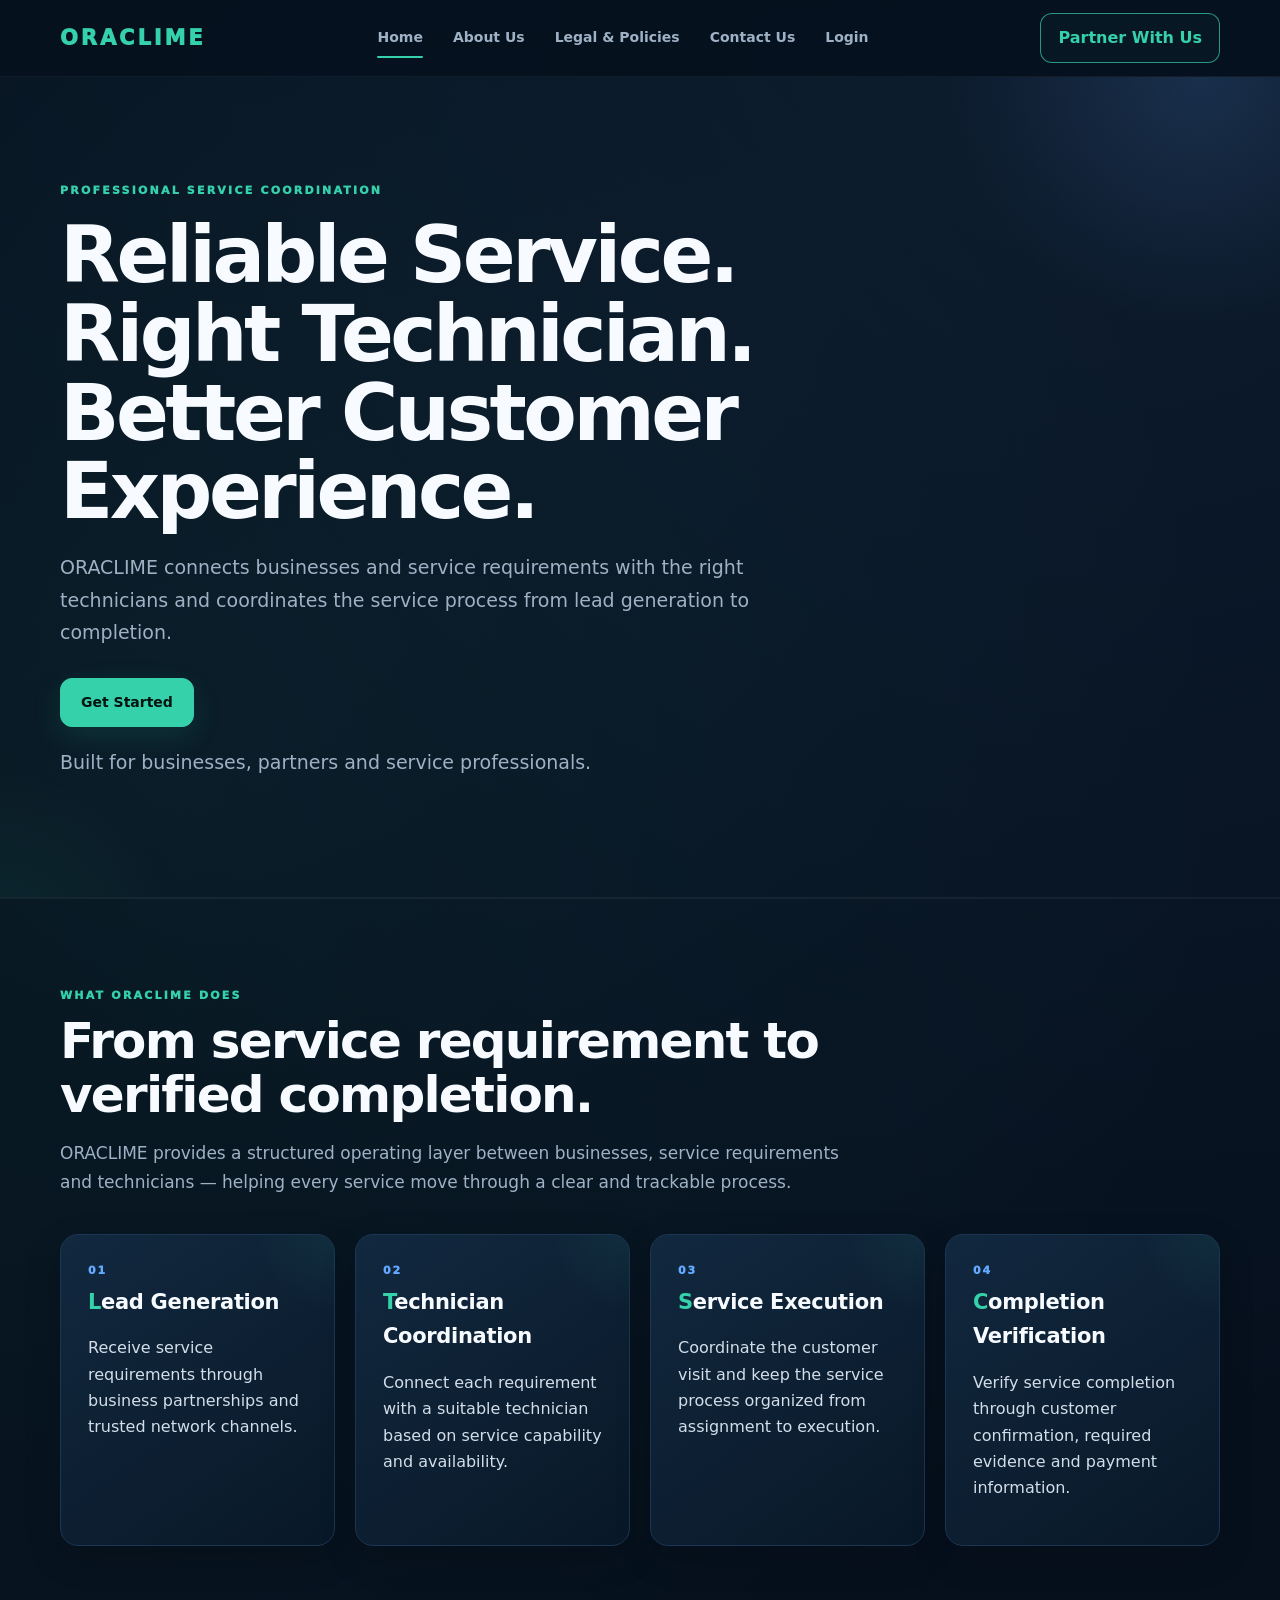
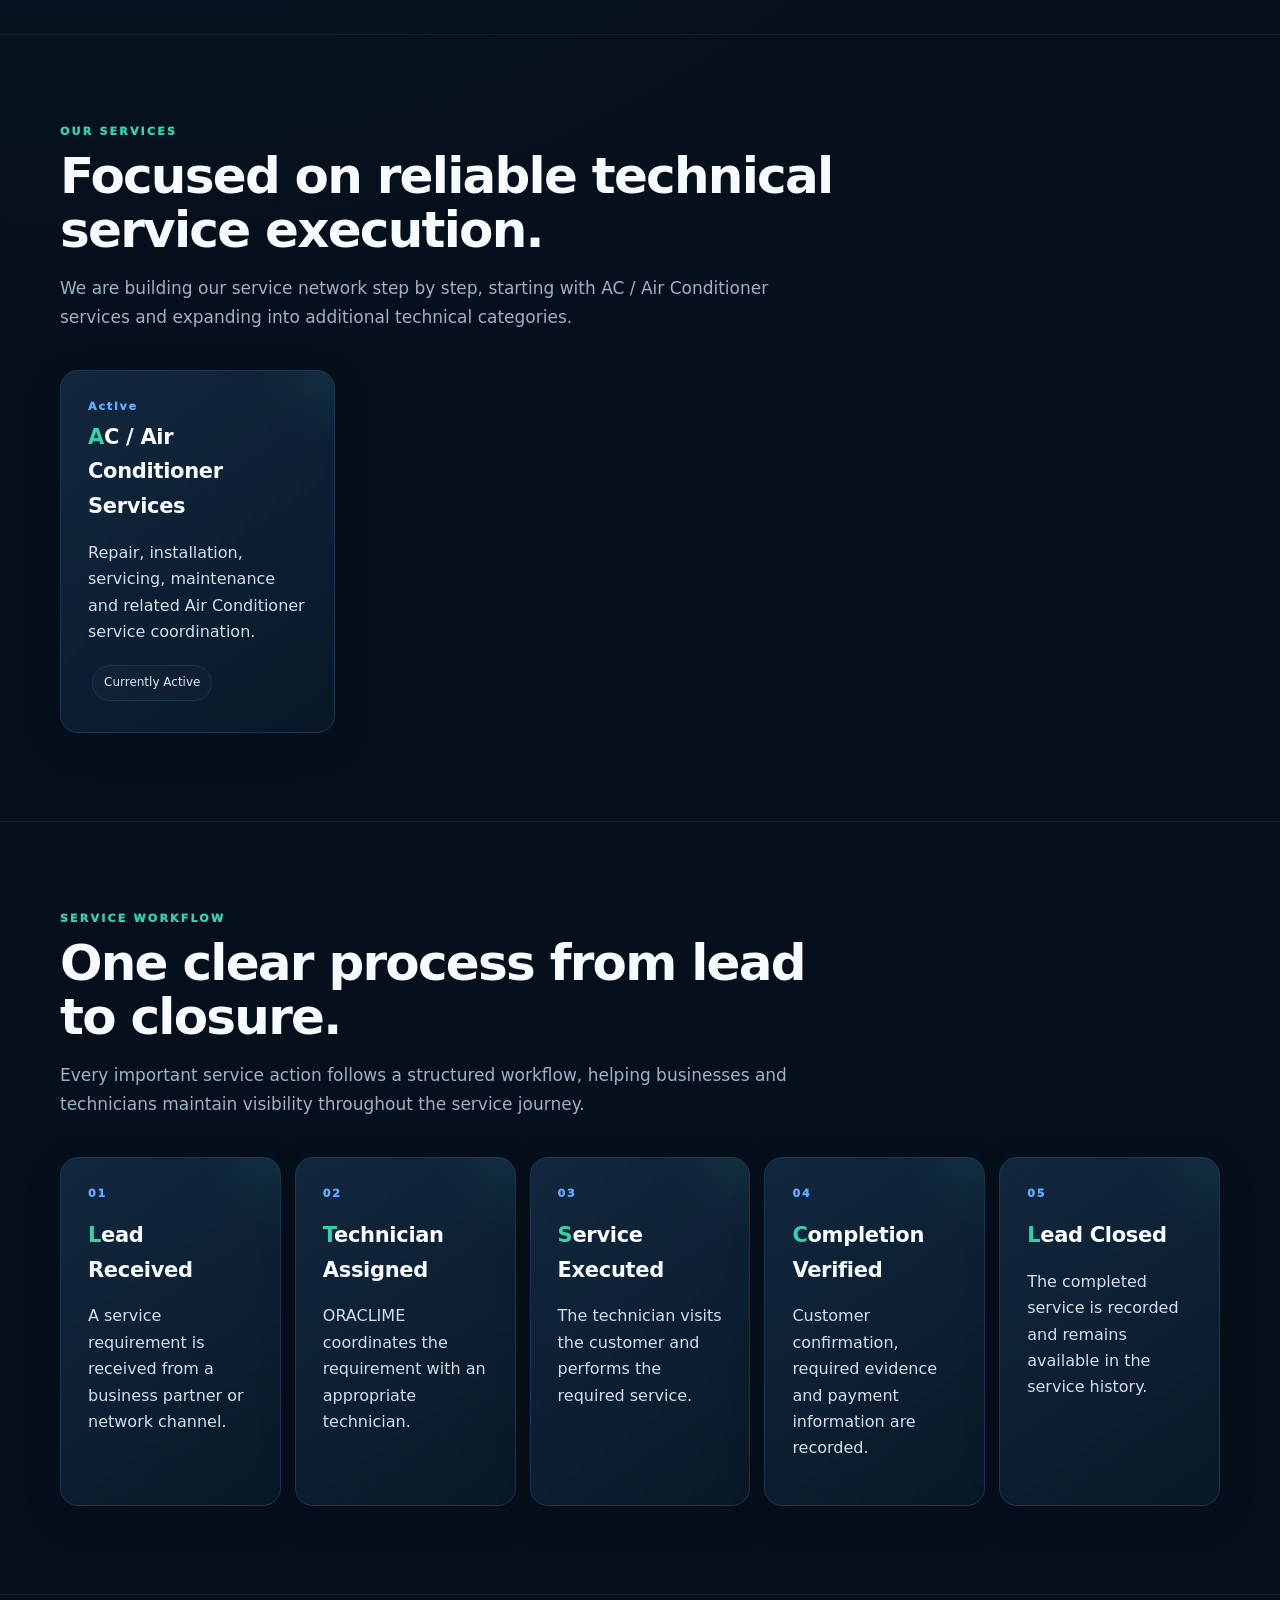
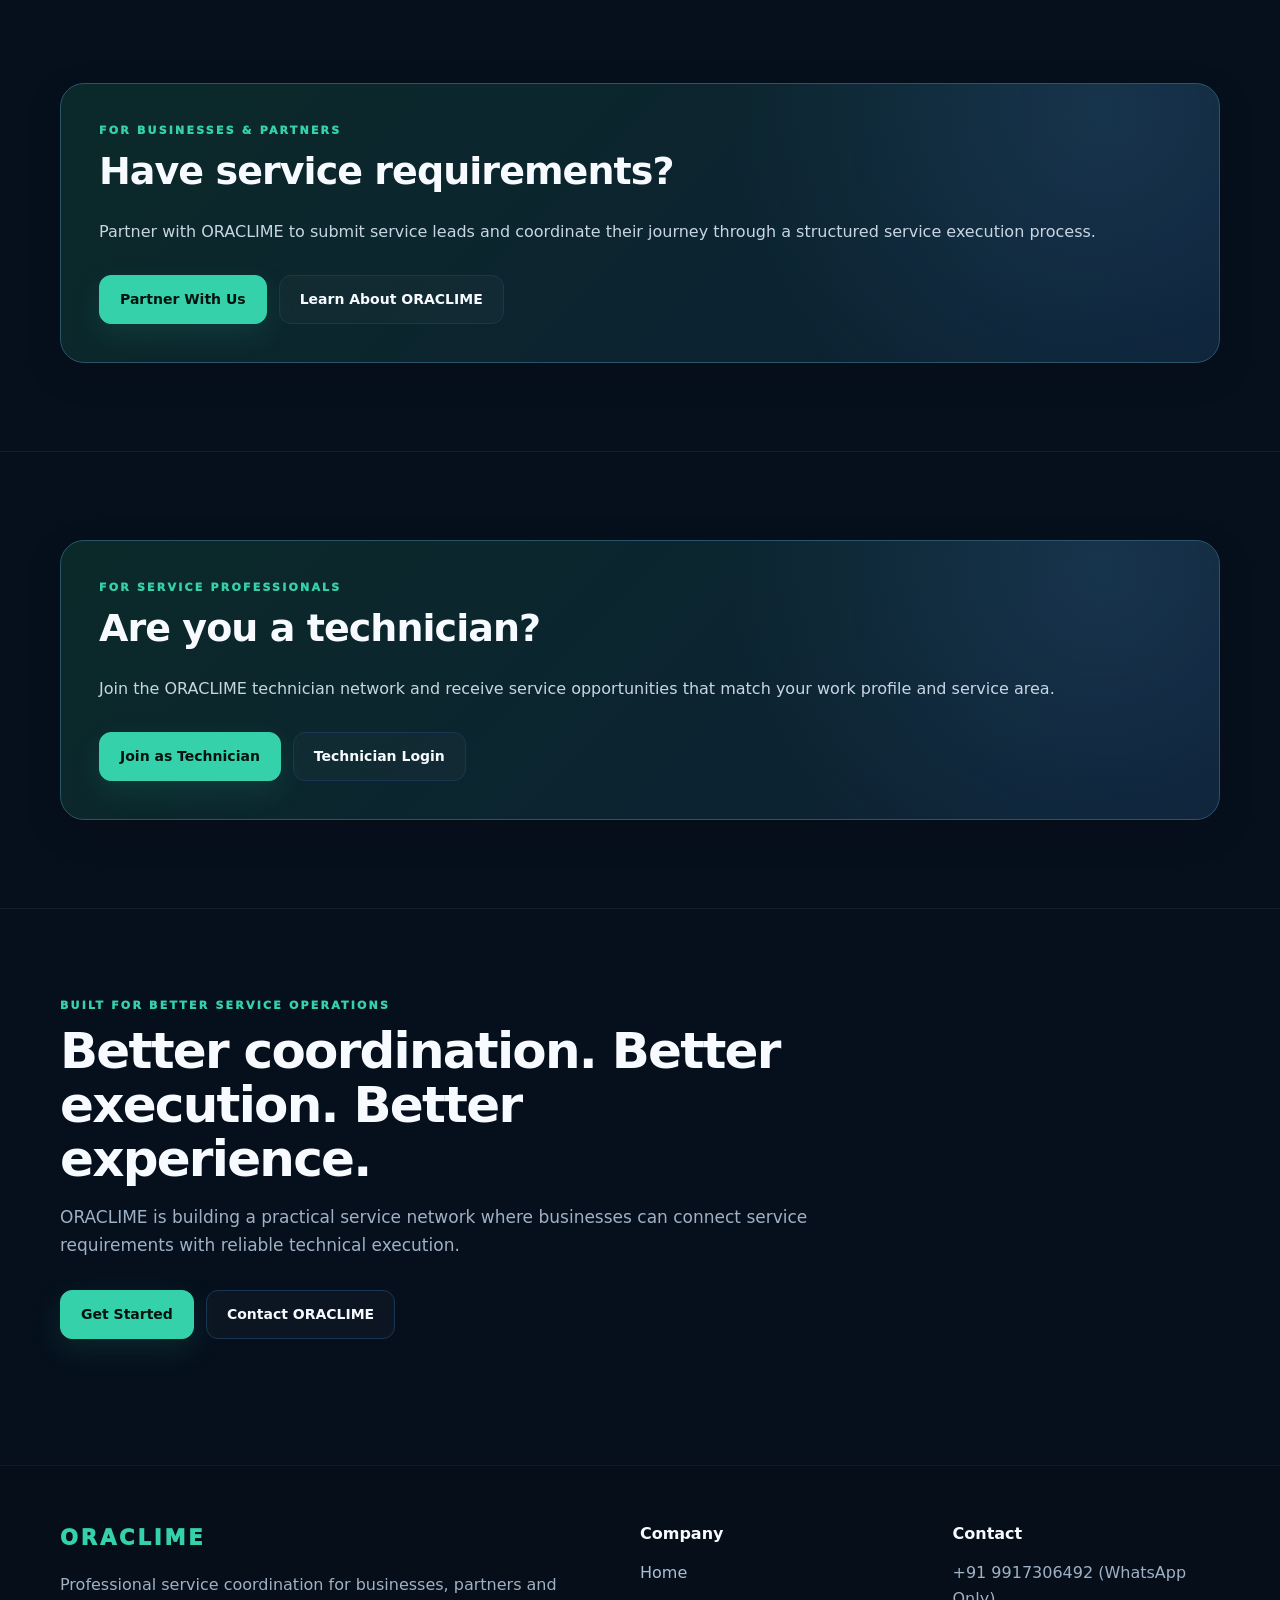
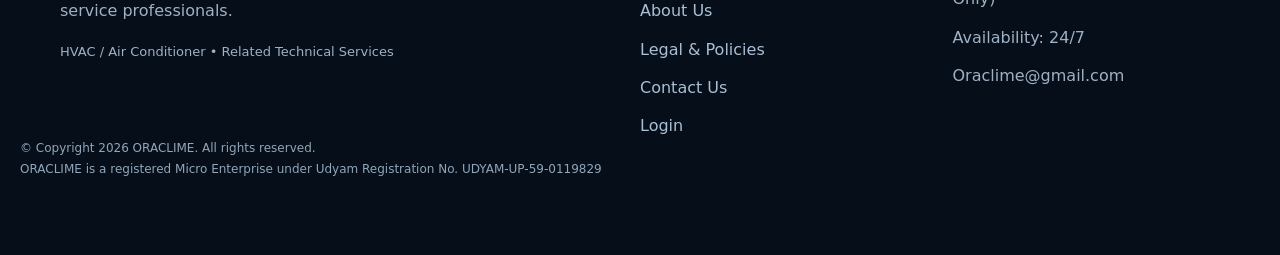
<file: index.html>
<!doctype html>
<html lang="en">
<head>
  <meta charset="utf-8">
  <meta name="viewport" content="width=device-width,initial-scale=1">
  <meta name="description" content="ORACLIME connects businesses and service requirements with the right technicians and coordinates service execution from lead generation to completion.">
  <title>ORACLIME — Professional Service Coordination</title>
<!-- Favicon -->
  <link rel="icon" type="image/svg+xml" href="assets/images/favicon.svg">
  <link rel="stylesheet" href="assets/style.css">
</head>

<body>

  <!-- Navigation -->
  <div class="navwrap">
    <div class="container nav">

      <a class="logo" href="index.html">ORACLIME</a>

      <div class="navlinks">
        <a class="active" href="index.html">Home</a>
        <a href="about.html">About Us</a>
        <a href="legal.html">Legal &amp; Policies</a>
        <a href="contact.html">Contact Us</a>
        <a href="login.html">Login</a>
      </div>

      <a class="navcta" href="contact.html">Partner With Us</a>

    </div>
  </div>


  <!-- Hero -->
  <header class="hero">
    <div class="container">

      <div class="eyebrow">Professional Service Coordination</div>

      <h1>
        Reliable Service.<br>
        Right Technician.<br>
        Better Customer Experience.
      </h1>

      <p>
        ORACLIME connects businesses and service requirements with the right
        technicians and coordinates the service process from lead generation
        to completion.
      </p>

      <div class="actions">
        <a class="btn primary" href="contact.html">Get Started</a>
      </div>

      <p class="small">
        Built for businesses, partners and service professionals.
      </p>

    </div>
  </header>


  <!-- Service Positioning -->
  <section>
    <div class="container">

      <div class="sectionhead">
        <div class="eyebrow">What ORACLIME Does</div>

        <h2>
          From service requirement to verified completion.
        </h2>

        <p>
          ORACLIME provides a structured operating layer between businesses,
          service requirements and technicians — helping every service move
          through a clear and trackable process.
        </p>
      </div>

      <div class="grid g4">

        <div class="card">
          <div class="number">01</div>
          <h3>Lead Generation</h3>
          <p>
            Receive service requirements through business partnerships
            and trusted network channels.
          </p>
        </div>

        <div class="card">
          <div class="number">02</div>
          <h3>Technician Coordination</h3>
          <p>
            Connect each requirement with a suitable technician based on
            service capability and availability.
          </p>
        </div>

        <div class="card">
          <div class="number">03</div>
          <h3>Service Execution</h3>
          <p>
            Coordinate the customer visit and keep the service process
            organized from assignment to execution.
          </p>
        </div>

        <div class="card">
          <div class="number">04</div>
          <h3>Completion Verification</h3>
          <p>
            Verify service completion through customer confirmation,
            required evidence and payment information.
          </p>
        </div>

      </div>

    </div>
  </section>


  <!-- Services -->
  <section>
    <div class="container">

      <div class="sectionhead">
        <div class="eyebrow">Our Services</div>

        <h2>
          Focused on reliable technical service execution.
        </h2>

        <p>
          We are building our service network step by step, starting with
          AC / Air Conditioner services and expanding into additional
          technical categories.
        </p>
      </div>

      <div class="grid g4">

        <div class="card">
          <div class="number">Active</div>

          <h3>AC / Air Conditioner Services</h3>

          <p>
            Repair, installation, servicing, maintenance and related
            Air Conditioner service coordination.
          </p>

          <span class="pill">Currently Active</span>
        </div>
    
      </div>

    </div>
  </section>


  <!-- Workflow -->
  <section>
    <div class="container">

      <div class="sectionhead">
        <div class="eyebrow">Service Workflow</div>

        <h2>
          One clear process from lead to closure.
        </h2>

        <p>
          Every important service action follows a structured workflow,
          helping businesses and technicians maintain visibility throughout
          the service journey.
        </p>
      </div>

      <div class="flow">

        <div class="card">
          <div class="number">01</div>

          <h3>Lead Received</h3>

          <p>
            A service requirement is received from a business partner
            or network channel.
          </p>
        </div>


        <div class="card">
          <div class="number">02</div>

          <h3>Technician Assigned</h3>

          <p>
            ORACLIME coordinates the requirement with an appropriate
            technician.
          </p>
        </div>


        <div class="card">
          <div class="number">03</div>

          <h3>Service Executed</h3>

          <p>
            The technician visits the customer and performs the
            required service.
          </p>
        </div>


        <div class="card">
          <div class="number">04</div>

          <h3>Completion Verified</h3>

          <p>
            Customer confirmation, required evidence and payment
            information are recorded.
          </p>
        </div>


        <div class="card">
          <div class="number">05</div>

          <h3>Lead Closed</h3>

          <p>
            The completed service is recorded and remains available
            in the service history.
          </p>
        </div>

      </div>

    </div>
  </section>


  <!-- Business CTA -->
  <section>
    <div class="container">

      <div class="band">

        <div class="eyebrow">For Businesses & Partners</div>

        <h2>
          Have service requirements?
        </h2>

        <p>
          Partner with ORACLIME to submit service leads and coordinate
          their journey through a structured service execution process.
        </p>

        <div class="actions">
          <a class="btn primary" href="contact.html">
            Partner With Us
          </a>

          <a class="btn secondary" href="about.html">
            Learn About ORACLIME
          </a>
        </div>

      </div>

    </div>
  </section>


  <!-- Technician CTA -->
  <section>
    <div class="container">

      <div class="band">

        <div class="eyebrow">For Service Professionals</div>

        <h2>
          Are you a technician?
        </h2>

        <p>
          Join the ORACLIME technician network and receive service
          opportunities that match your work profile and service area.
        </p>
<!-- Technician Registration Google Form -->
        <div class="actions">
         
<a class="btn primary" href="https://forms.gle/CgLARVDyJfGTLKvs8" target="_blank" rel="noopener noreferrer">
    Join as Technician
</a>


          <a class="btn secondary" href="technician-login.html">
            Technician Login
          </a>
        </div>

      </div>

    </div>
  </section>


  <!-- Final CTA -->
  <section>
    <div class="container">

      <div class="sectionhead">

        <div class="eyebrow">Built for Better Service Operations</div>

        <h2>
          Better coordination. Better execution. Better experience.
        </h2>

        <p>
          ORACLIME is building a practical service network where businesses
          can connect service requirements with reliable technical execution.
        </p>

        <div class="actions">
          <a class="btn primary" href="contact.html">
            Get Started
          </a>

          <a class="btn secondary" href="contact.html">
            Contact ORACLIME
          </a>
        </div>

      </div>

    </div>
  </section>


  <!-- Footer -->
  <footer>

    <div class="container footgrid">

      <div>

        <div class="logo">ORACLIME</div>

        <p>
          Professional service coordination for businesses,
          partners and service professionals.
        </p>

        <p class="small">
          HVAC / Air Conditioner • Related Technical Services
        </p>

      </div>


      <div>

        <strong>Company</strong>

        <div class="footerlinks">
          <a href="index.html">Home</a>
          <a href="about.html">About Us</a>
          <a href="legal.html">Legal &amp; Policies</a>
          <a href="contact.html">Contact Us</a>
          <a href="login.html">Login</a>
        </div>

      </div>


      <div>

        <strong>Contact</strong>

        <div class="footerlinks">
          <span>+91 9917306492 (WhatsApp Only)</span>
          <span>Availability: 24/7</span>
          <span>Oraclime@gmail.com</span>
        </div>
      </div>
    </div>  
  <!-- Copyright 2026 ORACLIME -->    
<div class="copyright" style="font-size:12px;color:#91a6b9;line-height:1.4;margin:0;padding:0 20px 8px;">
  <p style="margin:0;">© Copyright 2026 ORACLIME. All rights reserved.</p>
  <p style="margin:4px 0 0;">ORACLIME is a registered Micro Enterprise under Udyam Registration No. UDYAM-UP-59-0119829 </p>
</div>
  </footer>
   <!-- script -->    
  <script src="assets/app.js"></script>
</body>
</html>
</file>
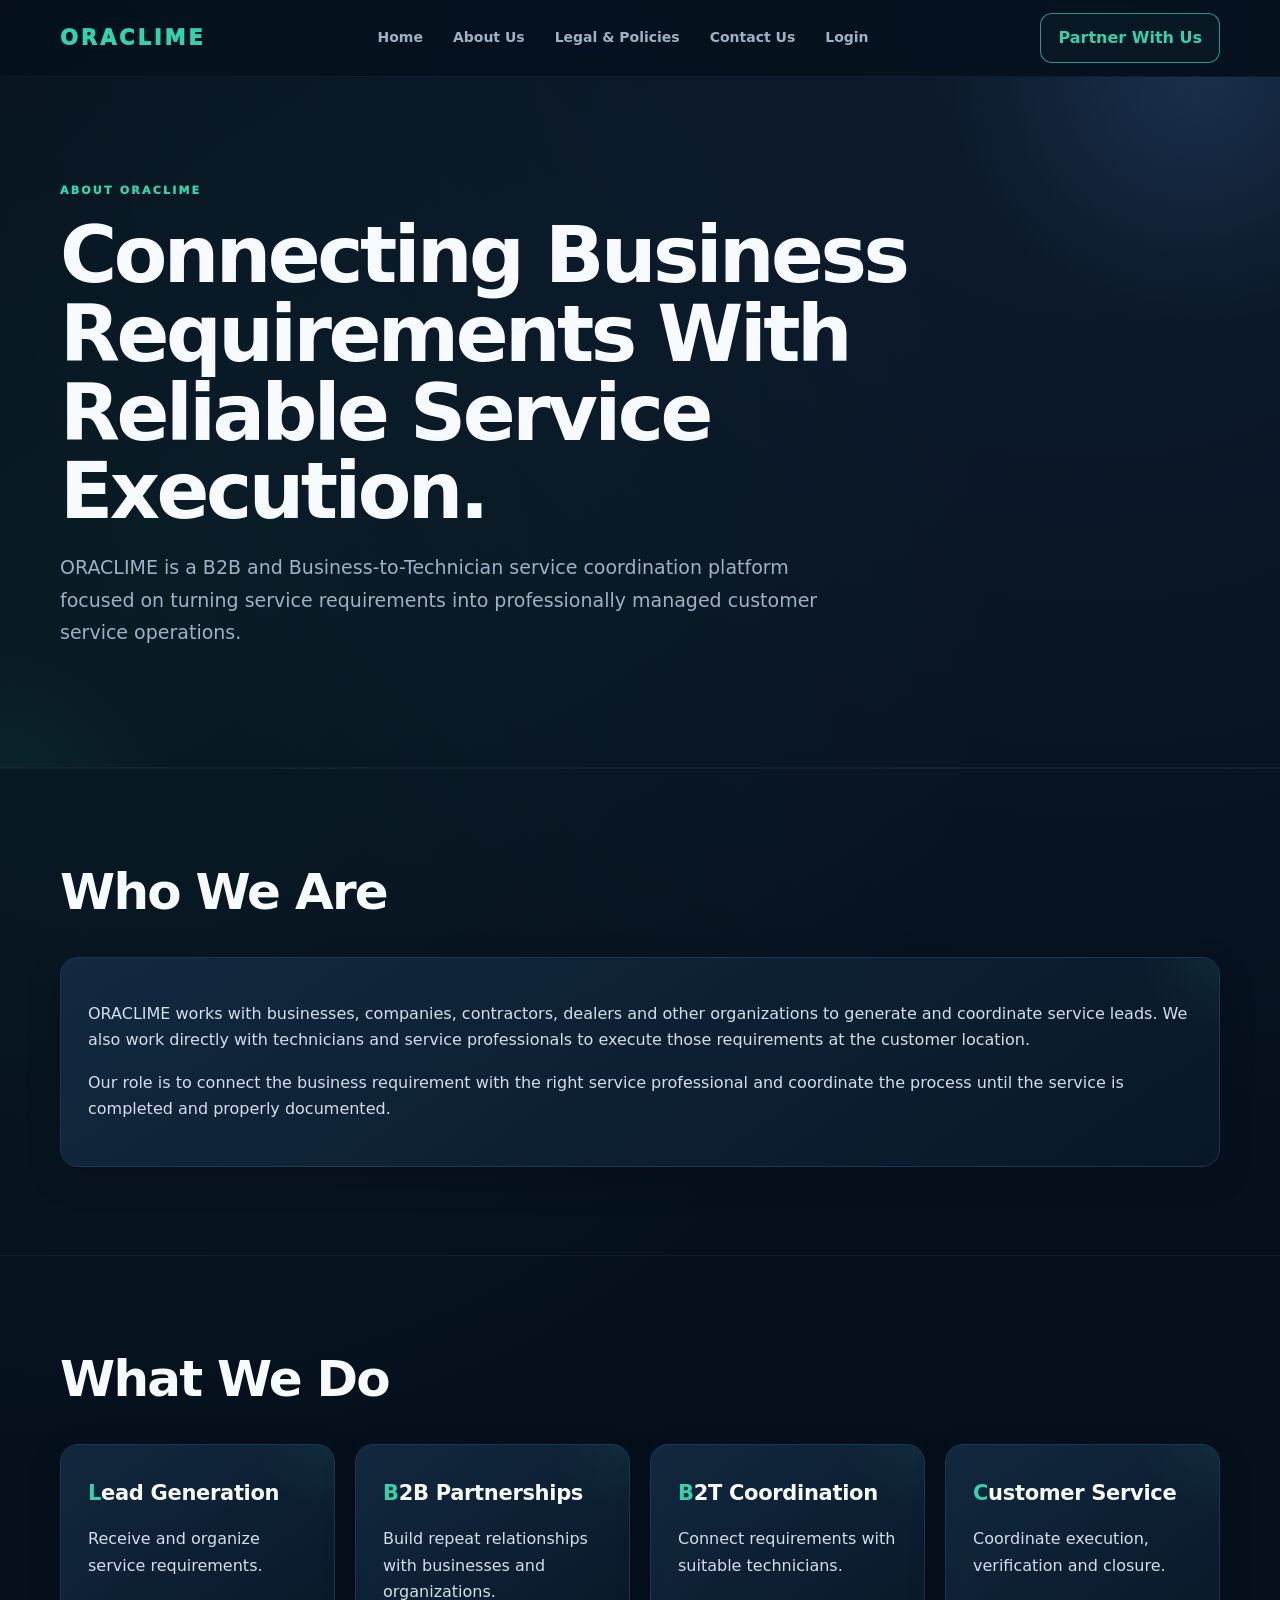
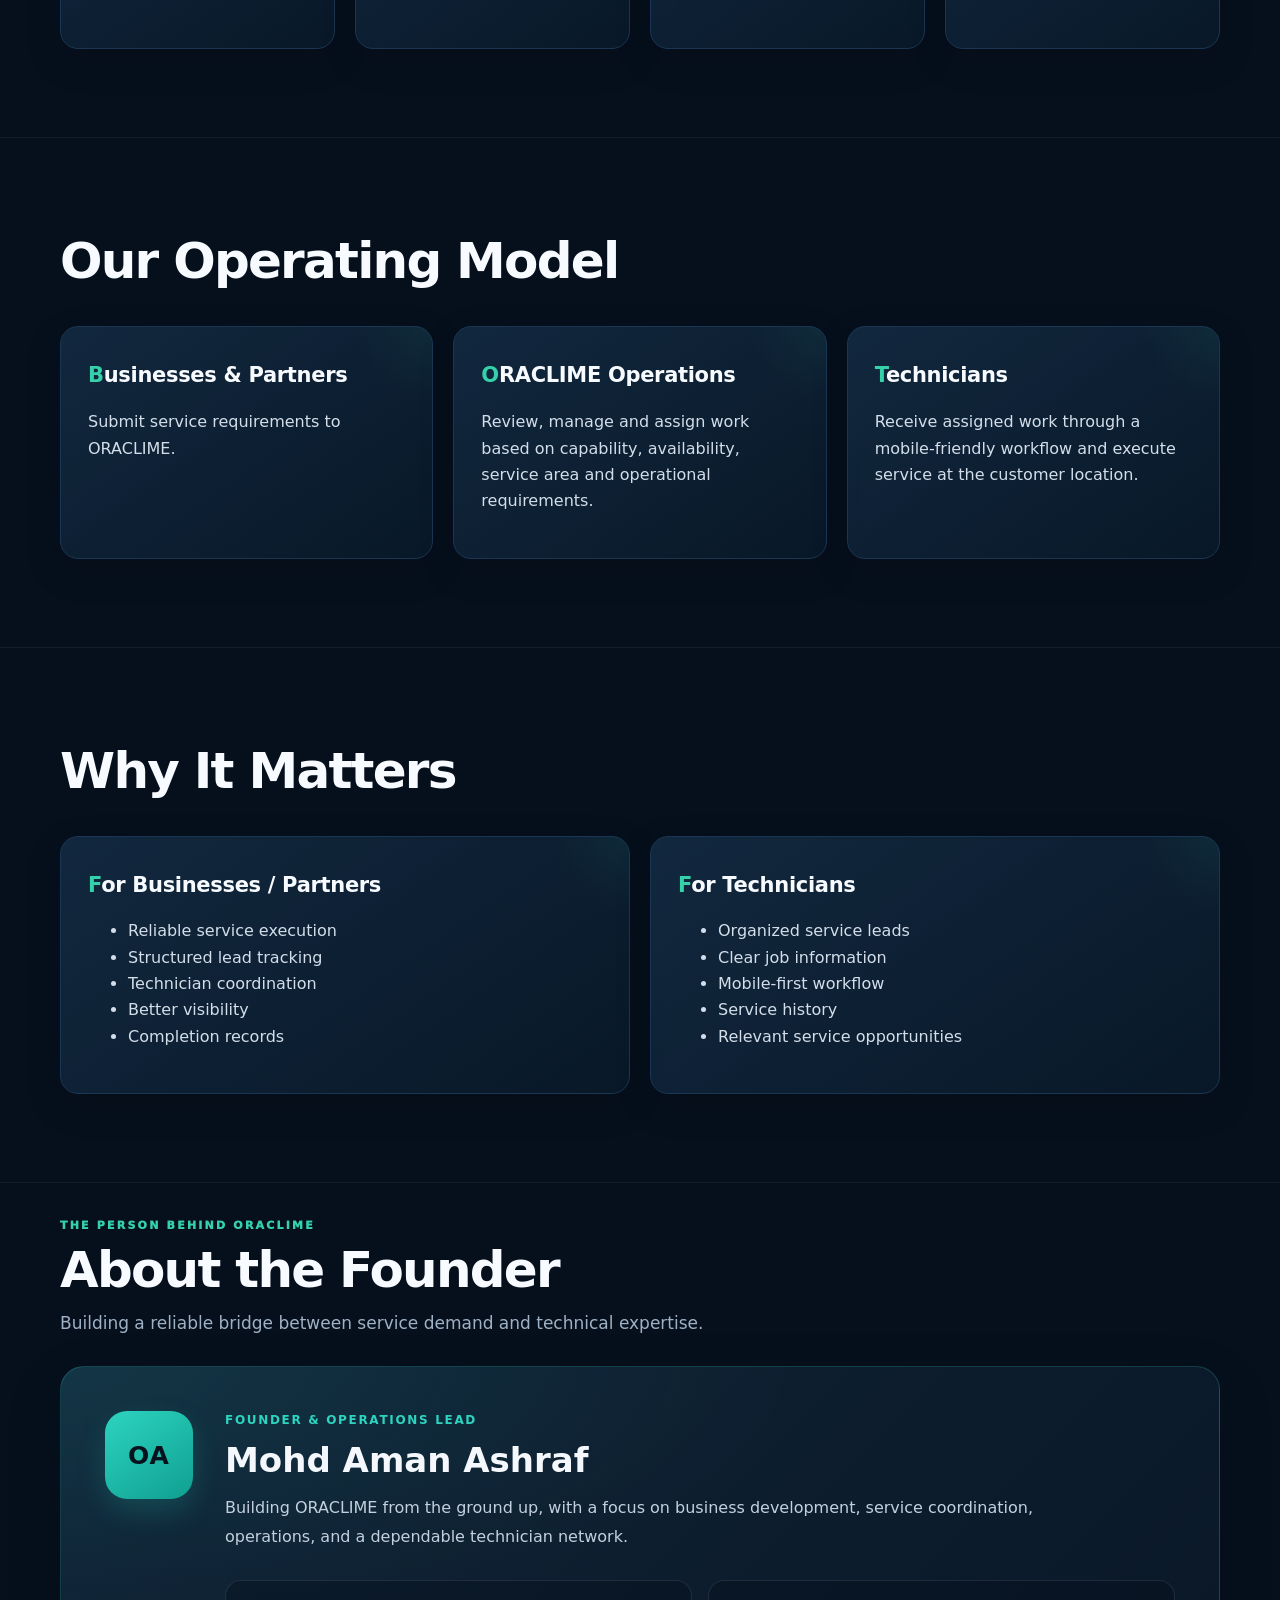
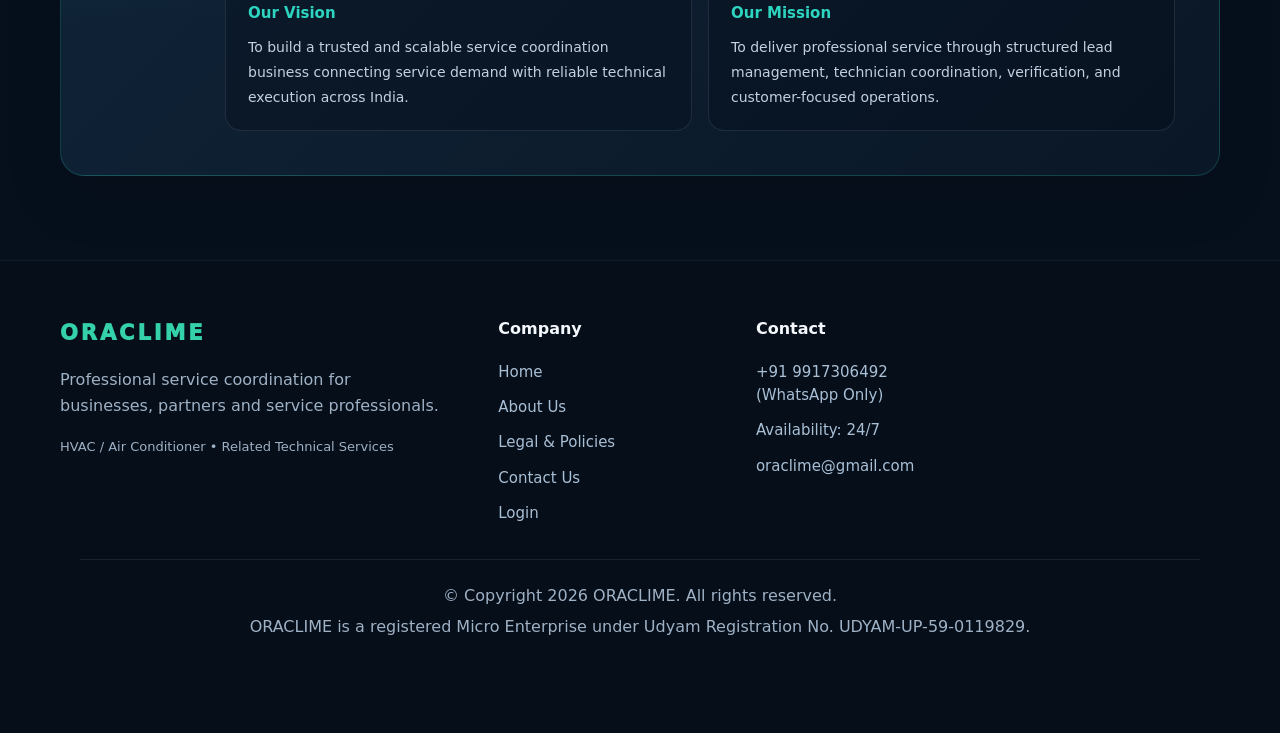
<file: about.html>
<!doctype html>
<html lang="en">
  <head>
    <meta charset="utf-8">
    <meta name="viewport" content="width=device-width,initial-scale=1">
    <title>About</title>
    <link rel="icon" type="image/svg+xml" href="assets/images/favicon.svg">
    <link rel="stylesheet" href="assets/style.css">
  <style>

/* Founder section refinement */
.founder-section {
  padding-top: 34px;
  padding-bottom: 84px;
}
.founder-section .sectionhead {
  max-width: 760px;
  margin-bottom: 28px;
}
.founder-section .sectionhead > p {
  color: var(--muted, #9aabc0);
  margin-top: 10px;
  line-height: 1.7;
}
.founder-card {
  position: relative;
  display: grid;
  grid-template-columns: 92px minmax(0, 1fr);
  gap: 28px;
  padding: clamp(24px, 4vw, 44px);
  overflow: hidden;
  border: 1px solid rgba(45, 212, 191, .2);
  border-radius: 24px;
  background:
    radial-gradient(ellipse at 0% 0%, rgba(45, 212, 191, .10), transparent 45%),
    linear-gradient(135deg, #102438 0%, #0a1726 100%);
  box-shadow: 0 20px 55px rgba(0, 0, 0, .16);
}
.founder-mark {
  display: grid;
  place-items: center;
  width: 88px;
  height: 88px;
  border-radius: 22px;
  background: linear-gradient(145deg, #2dd4bf, #0f9f91);
  color: #06131e;
  font-size: 25px;
  font-weight: 900;
  letter-spacing: .04em;
  box-shadow: 0 12px 28px rgba(45, 212, 191, .18);
}
.founder-content .eyebrow {
  color: #2dd4bf;
  font-size: 12px;
  font-weight: 800;
  letter-spacing: .14em;
}
.founder-content h3 {
  margin: 9px 0 12px;
  color: #f4f8fc;
  font-size: clamp(25px, 3vw, 34px);
  line-height: 1.2;
}
.founder-intro {
  max-width: 820px;
  color: #c3d0df;
  font-size: 16px;
  line-height: 1.85;
  margin: 0;
}
.founder-pillars {
  display: grid;
  grid-template-columns: repeat(2, minmax(0, 1fr));
  gap: 16px;
  margin-top: 28px;
}
.founder-pillar {
  padding: 20px 22px;
  border: 1px solid rgba(148, 163, 184, .16);
  border-radius: 16px;
  background: rgba(3, 12, 23, .35);
}
.founder-pillar h4 {
  color: #2dd4bf;
  font-size: 15px;
  margin: 0 0 9px;
}
.founder-pillar p {
  color: #c3d0df;
  font-size: 14px;
  line-height: 1.8;
  margin: 0;
}
@media (max-width: 640px) {
  .founder-section { padding-top: 22px; padding-bottom: 54px; }
  .founder-card { grid-template-columns: 1fr; gap: 20px; padding: 24px; border-radius: 18px; }
  .founder-mark { width: 64px; height: 64px; border-radius: 17px; font-size: 20px; }
  .founder-pillars { grid-template-columns: 1fr; gap: 12px; margin-top: 22px; }
  .founder-pillar { padding: 17px; }
}


/* Footer layout refinement */
footer .footgrid {
  display: grid;
  grid-template-columns: minmax(260px, 1.5fr) repeat(3, minmax(150px, 0.8fr));
  gap: clamp(24px, 4vw, 58px);
  align-items: start;
}
footer .footer-column-title {
  display: block;
  color: #f4f8fc;
  font-size: 16px;
  font-weight: 800;
  margin: 0 0 18px;
}
footer .footerlinks {
  display: flex;
  flex-direction: column;
  align-items: flex-start;
  gap: 12px;
}
footer .footerlinks a,
footer .footerlinks span {
  color: #a9bfd5;
  font-size: 15px;
  line-height: 1.55;
  overflow-wrap: anywhere;
}
footer .footerlinks a {
  text-decoration: none;
  transition: color .2s ease;
}
footer .footerlinks a:hover {
  color: #2dd4bf;
}
footer .copyright {
  box-sizing: border-box;
  width: min(100% - 40px, 1120px);
  margin: 34px auto 0 !important;
  padding: 18px 0 22px !important;
  border-top: 1px solid rgba(148, 163, 184, .14);
  text-align: center;
}
footer .copyright p {
  margin: 5px 0 0 !important;
}
@media (max-width: 900px) {
  footer .footgrid {
    grid-template-columns: repeat(2, minmax(0, 1fr));
    gap: 30px 24px;
  }
}
@media (max-width: 560px) {
  footer .footgrid {
    grid-template-columns: 1fr;
    gap: 26px;
  }
  footer .copyright {
    width: calc(100% - 32px);
    margin-top: 26px !important;
    text-align: left;
  }
}

</style>
</head>
  <body>
    <div class="navwrap">
      <div class="container nav">
        <a class="logo" href="index.html">ORACLIME</a>
        <div class="navlinks">
          <a href="index.html">Home</a>
          <a href="about.html">About Us</a>
           <a href="legal.html">Legal &amp; Policies</a>
          <a href="contact.html">Contact Us</a>
          <a href="login.html">Login</a>
        </div>
        <a class="navcta" href="contact.html">Partner With Us</a>
      </div>
    </div>
    <header class="hero">
      <div class="container">
        <div class="eyebrow">About ORACLIME</div>
        <h1>Connecting Business Requirements With Reliable Service Execution.</h1>
        <p>ORACLIME is a B2B and Business-to-Technician service coordination platform focused on turning service requirements into professionally managed customer service operations.</p>
      </div>
    </header>
    <section>
      <div class="container">
        <div class="sectionhead">
          <h2>Who We Are</h2>
        </div>
        <div class="card">
          <p>ORACLIME works with businesses, companies, contractors, dealers and other organizations to generate and coordinate service leads. We also work directly with technicians and service professionals to execute those requirements at the customer location.</p>
          <p>Our role is to connect the business requirement with the right service professional and coordinate the process until the service is completed and properly documented.</p>
        </div>
      </div>
    </section>
    <section>
      <div class="container">
        <div class="sectionhead">
          <h2>What We Do</h2>
        </div>
        <div class="grid g4">
          <div class="card">
            <h3>Lead Generation</h3>
            <p>Receive and organize service requirements.</p>
          </div>
          <div class="card">
            <h3>B2B Partnerships</h3>
            <p>Build repeat relationships with businesses and organizations.</p>
          </div>
          <div class="card">
            <h3>B2T Coordination</h3>
            <p>Connect requirements with suitable technicians.</p>
          </div>
          <div class="card">
            <h3>Customer Service</h3>
            <p>Coordinate execution, verification and closure.</p>
          </div>
        </div>
      </div>
    </section>
    <section>
      <div class="container">
        <div class="sectionhead">
          <h2>Our Operating Model</h2>
        </div>
        <div class="grid g3">
          <div class="card">
            <h3>Businesses & Partners</h3>
            <p>Submit service requirements to ORACLIME.</p>
          </div>
          <div class="card">
            <h3>ORACLIME Operations</h3>
            <p>Review, manage and assign work based on capability, availability, service area and operational requirements.</p>
          </div>
          <div class="card">
            <h3>Technicians</h3>
            <p>Receive assigned work through a mobile-friendly workflow and execute service at the customer location.</p>
          </div>
        </div>
      </div>
    </section>
    <section>
      <div class="container">
        <div class="sectionhead">
          <h2>Why It Matters</h2>
        </div>
        <div class="grid g2">
          <div class="card">
            <h3>For Businesses / Partners</h3>
            <ul>
              <li>Reliable service execution</li>
              <li>Structured lead tracking</li>
              <li>Technician coordination</li>
              <li>Better visibility</li>
              <li>Completion records</li>
            </ul>
          </div>
          <div class="card">
            <h3>For Technicians</h3>
            <ul>
              <li>Organized service leads</li>
              <li>Clear job information</li>
              <li>Mobile-first workflow</li>
              <li>Service history</li>
              <li>Relevant service opportunities</li>
            </ul>
          </div>
        </div>
      </div>
    </section>
    <section class="founder-section">
  <div class="container">
    <div class="sectionhead">
      <div class="eyebrow">THE PERSON BEHIND ORACLIME</div>
      <h2>About the Founder</h2>
      <p>Building a reliable bridge between service demand and technical expertise.</p>
    </div>

    <div class="founder-card">
      <div class="founder-mark" aria-hidden="true">OA</div>
      <div class="founder-content">
        <div class="eyebrow">FOUNDER &amp; OPERATIONS LEAD</div>
        <h3>Mohd Aman Ashraf</h3>
        <p class="founder-intro">Building ORACLIME from the ground up, with a focus on business development, service coordination, operations, and a dependable technician network.</p>

        <div class="founder-pillars">
          <div class="founder-pillar">
            <h4>Our Vision</h4>
            <p>To build a trusted and scalable service coordination business connecting service demand with reliable technical execution across India.</p>
          </div>
          <div class="founder-pillar">
            <h4>Our Mission</h4>
            <p>To deliver professional service through structured lead management, technician coordination, verification, and customer-focused operations.</p>
          </div>
        </div>
      </div>
    </div>
  </div>
</section>
    <footer>
      <div class="container footgrid">
        <div class="footer-brand">
          <div class="logo">ORACLIME</div>
          <p>Professional service coordination for businesses, partners and service professionals.</p>
          <p class="small">HVAC / Air Conditioner • Related Technical Services</p>
        </div>

        <div class="footer-column">
          <strong class="footer-column-title">Company</strong>
          <div class="footerlinks">
            <a href="index.html">Home</a>
            <a href="about.html">About Us</a>
            <a href="legal.html">Legal &amp; Policies</a>
            <a href="contact.html">Contact Us</a>
            <a href="login.html">Login</a>
          </div>
        </div>

        <div class="footer-column">
          <strong class="footer-column-title">Contact</strong>
          <div class="footerlinks">
            <span>+91 9917306492 (WhatsApp Only)</span>
            <span>Availability: 24/7</span>
            <a href="mailto:oraclime@gmail.com">oraclime@gmail.com</a>
          </div>
        </div>
      </div>

      <!-- Copyright 2026 ORACLIME -->
      <div class="copyright">
        <p>© Copyright 2026 ORACLIME. All rights reserved.</p>
        <p>ORACLIME is a registered Micro Enterprise under Udyam Registration No. UDYAM-UP-59-0119829.</p>
      </div>
    </footer>
    <script src="assets/app.js">
    </script>
  </body>
</html>
</file>
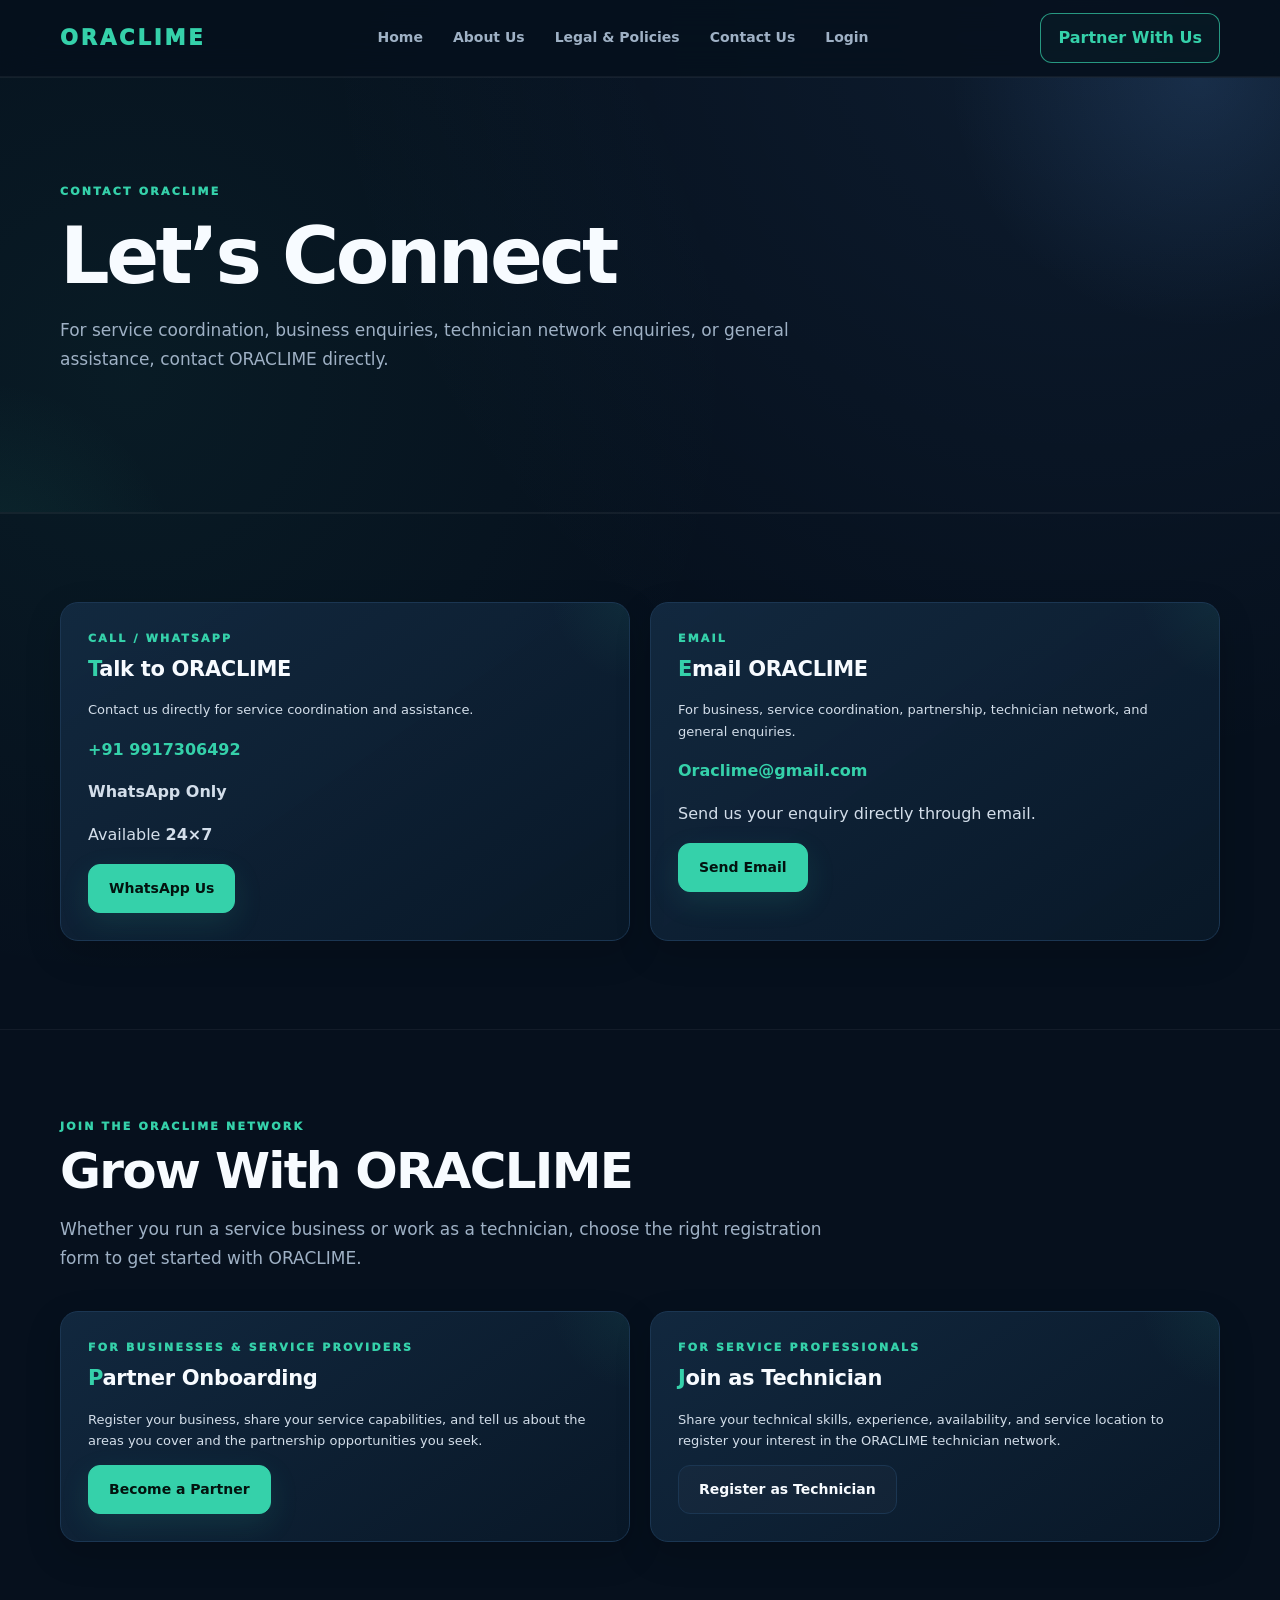
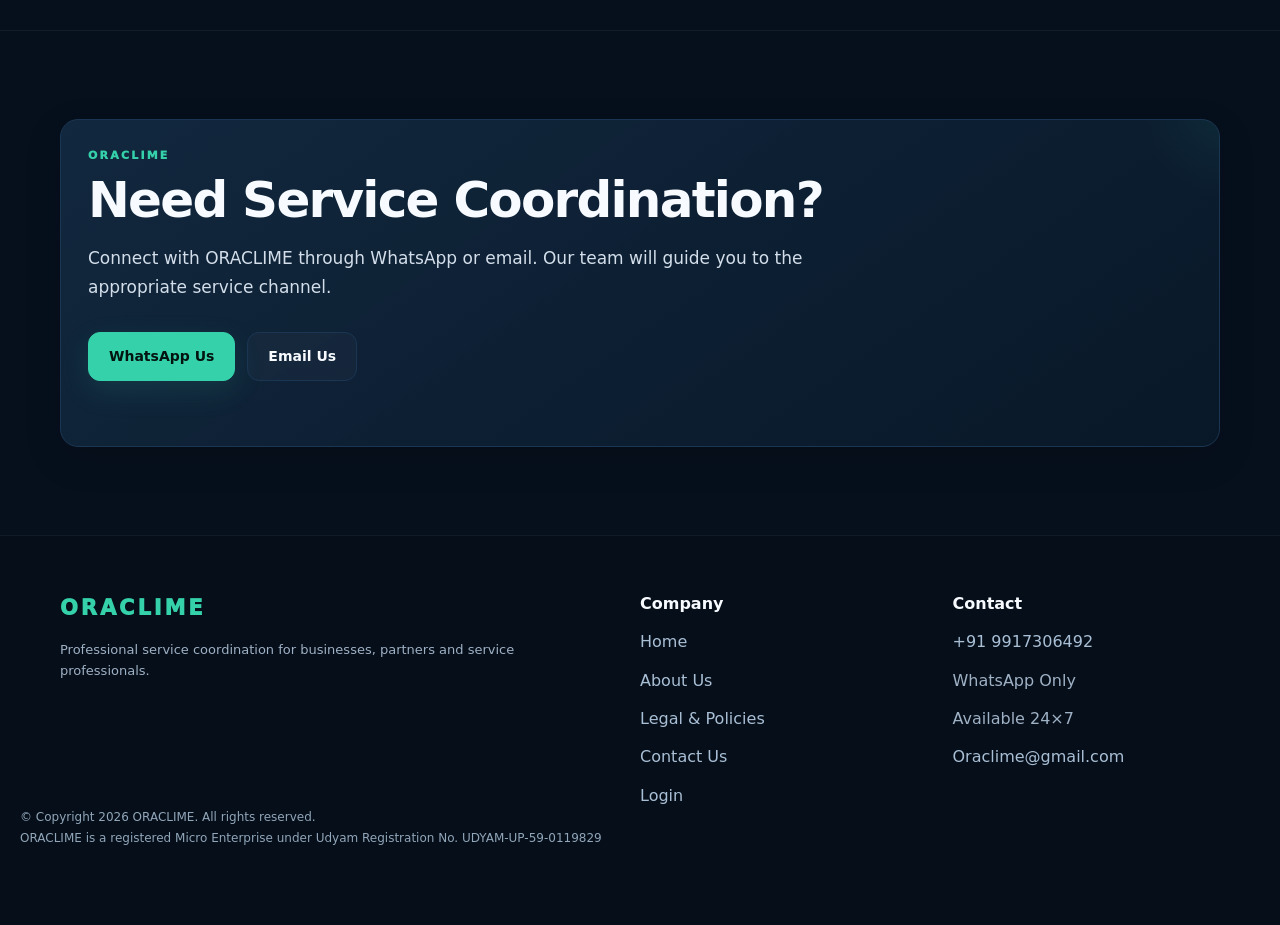
<file: contact.html>
<!doctype html>
<html lang="en">
<head>
  <meta charset="utf-8">
  <meta name="viewport" content="width=device-width, initial-scale=1">
  <title>Contact ORACLIME</title>
  <link rel="stylesheet" href="assets/style.css">
  <link rel="icon" type="image/svg+xml" href="assets/images/favicon.svg">
</head>
<body>

<div class="navwrap">
  <div class="container">
    <nav class="nav">
      <a class="logo" href="index.html">ORACLIME</a>

      <div class="navlinks">
        <a href="index.html">Home</a>
        <a href="about.html">About Us</a>
        <a href="legal.html">Legal &amp; Policies</a>
        <a href="contact.html">Contact Us</a>
        <a href="login.html">Login</a>
      </div>

      <a class="navcta" href="login.html">Partner With Us</a>
    </nav>
  </div>
</div>


<main>

  <!-- CONTACT HERO -->
  <section class="hero">
    <div class="container">
      <div class="sectionhead">
        <div class="eyebrow">CONTACT ORACLIME</div>

        <h1>Let’s Connect</h1>

        <p>
          For service coordination, business enquiries, technician network
          enquiries, or general assistance, contact ORACLIME directly.
        </p>
      </div>
    </div>
  </section>


  <!-- CONTACT OPTIONS -->
  <section class="section">
    <div class="container">

      <div class="grid grid-2">

        <!-- CALL / WHATSAPP -->
        <div class="card">
          <div class="eyebrow">CALL / WHATSAPP</div>

          <h3>Talk to ORACLIME</h3>

          <p class="small">
            Contact us directly for service coordination and assistance.
          </p>

          <p class="ph">
            <a href="tel:+919917306492">
              +91 9917306492
            </a>
          </p>

          <p>
            <strong>WhatsApp Only</strong>
          </p>

          <p>
            Available <strong>24×7</strong>
          </p>

          <a
            class="button"
            href="https://wa.me/919917306492"
            target="_blank"
            rel="noopener"
          >
            WhatsApp Us
          </a>
        </div>


        <!-- EMAIL -->
        <div class="card">
          <div class="eyebrow">EMAIL</div>

          <h3>Email ORACLIME</h3>

          <p class="small">
            For business, service coordination, partnership,
            technician network, and general enquiries.
          </p>

          <p class="ph">
            <a href="mailto:Oraclime@gmail.com">
              Oraclime@gmail.com
            </a>
          </p>

          <p>
            Send us your enquiry directly through email.
          </p>

          <a
            class="button"
            href="mailto:Oraclime@gmail.com"
          >
            Send Email
          </a>
        </div>

      </div>

    </div>
  </section>


  <!-- JOIN THE ORACLIME NETWORK -->
  <section class="section">
    <div class="container">
      <div class="sectionhead">
        <div class="eyebrow">JOIN THE ORACLIME NETWORK</div>
        <h2>Grow With ORACLIME</h2>
        <p>
          Whether you run a service business or work as a technician,
          choose the right registration form to get started with ORACLIME.
        </p>
      </div>

      <div class="grid grid-2">
        <div class="card">
          <div class="eyebrow">FOR BUSINESSES &amp; SERVICE PROVIDERS</div>
          <h3>Partner Onboarding</h3>
          <p class="small">
            Register your business, share your service capabilities, and tell us
            about the areas you cover and the partnership opportunities you seek.
          </p>
          <a
            class="button"
            href="https://forms.gle/zoJGMtiNu1Tjr43y8"
            target="_blank"
            rel="noopener noreferrer"
          >
            Become a Partner
          </a>
        </div>

        <div class="card">
          <div class="eyebrow">FOR SERVICE PROFESSIONALS</div>
          <h3>Join as Technician</h3>
          <p class="small">
            Share your technical skills, experience, availability, and service
            location to register your interest in the ORACLIME technician network.
          </p>
          <a
            class="button secondary"
            href="https://forms.gle/CgLARVDyJfGTLKvs8"
            target="_blank"
            rel="noopener noreferrer"
          >
            Register as Technician
          </a>
        </div>
      </div>
    </div>
  </section>


  <!-- SIMPLE CTA -->
  <section class="section">
    <div class="container">

      <div class="card">
        <div class="sectionhead">
          <div class="eyebrow">ORACLIME</div>

          <h2>Need Service Coordination?</h2>

          <p>
            Connect with ORACLIME through WhatsApp or email.
            Our team will guide you to the appropriate service channel.
          </p>

          <div class="actions">
            <a
              class="button"
              href="https://wa.me/919917306492"
              target="_blank"
              rel="noopener"
            >
              WhatsApp Us
            </a>

            <a
              class="button secondary"
              href="mailto:Oraclime@gmail.com"
            >
              Email Us
            </a>
          </div>
        </div>
      </div>

    </div>
  </section>

</main>


<!-- FOOTER -->
<footer>
  <div class="container">

    <div class="footergrid">

      <div>
        <div class="logo">ORACLIME</div>

        <p class="small">
          Professional service coordination for businesses,
          partners and service professionals.
        </p>
      </div>


      <div>
        <strong>Company</strong>

        <div class="footerlinks">
          <a href="index.html">Home</a>
          <a href="about.html">About Us</a>
          <a href="legal.html">Legal &amp; Policies</a>
          <a href="contact.html">Contact Us</a>
          <a href="login.html">Login</a>
        </div>
      </div>


      <div>
        <strong>Contact</strong>

        <div class="footerlinks">
          <a href="tel:+919917306492">
            +91 9917306492
          </a>

          <span>WhatsApp Only</span>

          <span>Available 24×7</span>

          <a href="mailto:Oraclime@gmail.com">
            Oraclime@gmail.com
          </a>
        </div>
      </div>

    </div>

  </div>

  <!-- Copyright 2026 ORACLIME -->    
<div class="copyright" style="font-size:12px;color:#91a6b9;line-height:1.4;margin:0;padding:0 20px 8px;">
  <p style="margin:0;">© Copyright 2026 ORACLIME. All rights reserved.</p>
  <p style="margin:4px 0 0;">ORACLIME is a registered Micro Enterprise under Udyam Registration No. UDYAM-UP-59-0119829 </p>
</div>
  
</footer>


<script src="assets/app.js"></script>

</body>
</html>
</file>
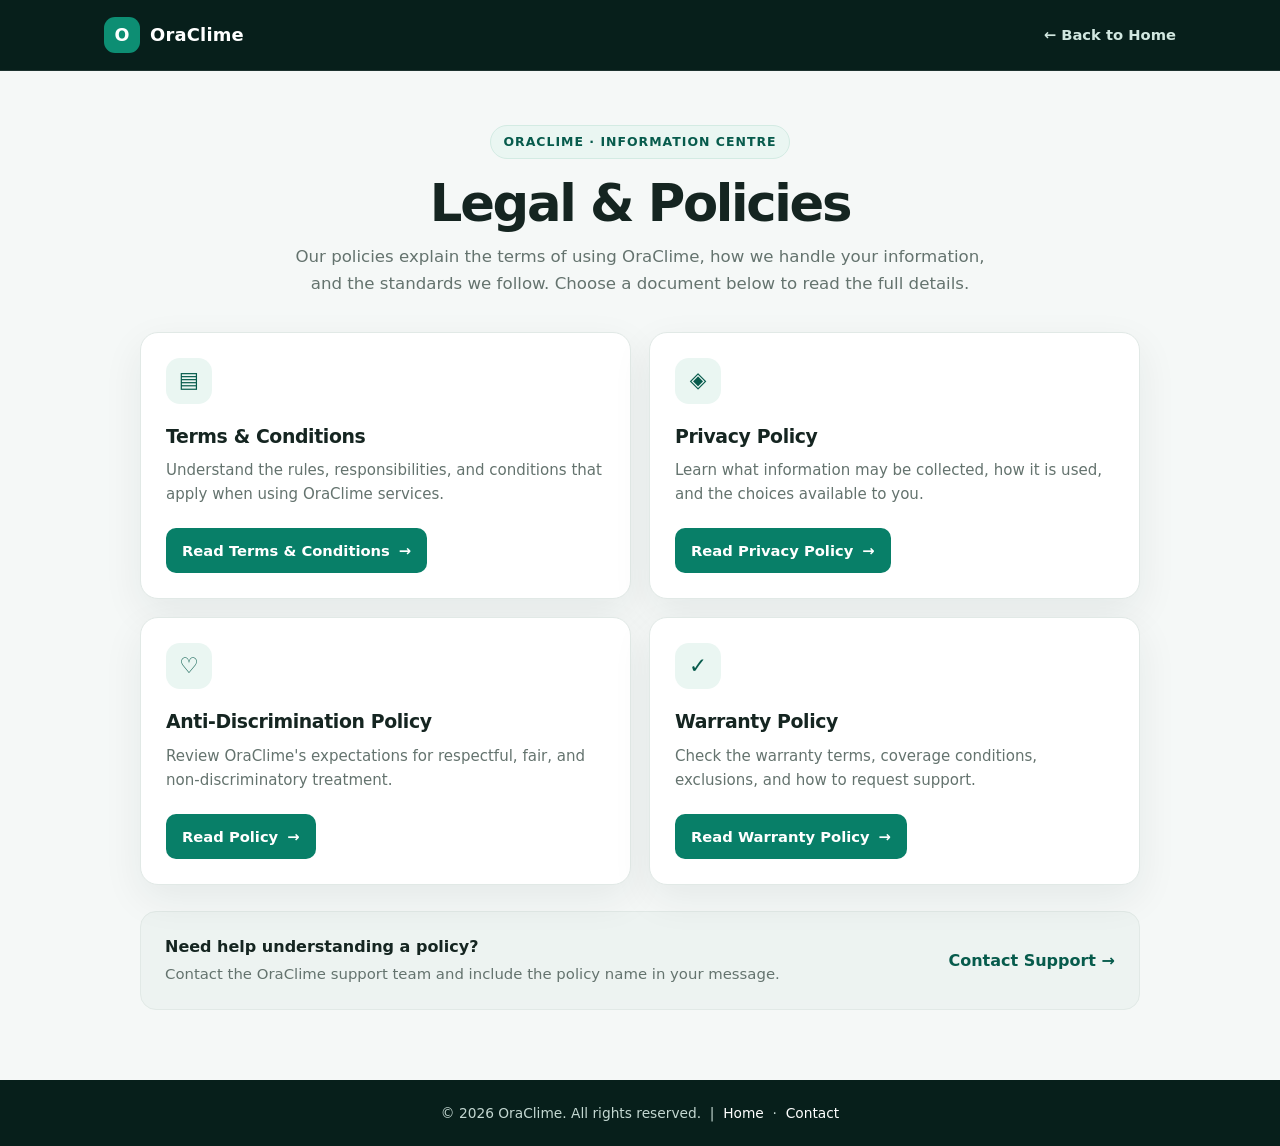
<file: legal.html>
<!DOCTYPE html>
<html lang="en">
<head>
  <meta charset="UTF-8">
  <meta name="viewport" content="width=device-width, initial-scale=1.0">
  <meta name="theme-color" content="#071f1b">
  <meta name="description" content="Read OraClime's terms, privacy, warranty, and anti-discrimination policies.">
  <title>Legal &amp; Policies | OraClime</title>
  <style>
    :root{--bg:#f5f8f7;--surface:#fff;--ink:#152521;--muted:#64736e;--brand:#087f68;--brand-dark:#075b4c;--line:#e1e9e6;--soft:#eaf6f2;--shadow:0 14px 40px rgba(10,48,39,.07)}
    *{box-sizing:border-box}html{scroll-behavior:smooth}body{margin:0;font-family:Inter,ui-sans-serif,system-ui,-apple-system,BlinkMacSystemFont,"Segoe UI",sans-serif;color:var(--ink);background:var(--bg);line-height:1.6}a{color:inherit}
    .topbar{background:#071f1b;color:#f3fbf8;border-bottom:1px solid rgba(255,255,255,.09)}.nav{max-width:1120px;margin:auto;padding:17px 24px;display:flex;align-items:center;justify-content:space-between;gap:18px}.brand{display:inline-flex;align-items:center;gap:10px;color:#fff;text-decoration:none;font-weight:800;letter-spacing:.2px;font-size:1.12rem}.brand-mark{display:grid;place-items:center;width:36px;height:36px;border-radius:11px;background:#0d8e73;color:white;font-size:1.1rem;font-weight:900}.nav-home{color:#d1e7e0;text-decoration:none;font-size:.92rem;font-weight:600}.nav-home:hover{color:white}
    main{width:min(100% - 40px,1000px);margin:0 auto;padding:54px 0 70px}.intro{text-align:center;max-width:720px;margin:0 auto 34px}.eyebrow{display:inline-flex;align-items:center;gap:8px;padding:6px 12px;background:var(--soft);border:1px solid #d3ebe3;border-radius:999px;color:var(--brand-dark);font-size:.78rem;font-weight:800;letter-spacing:.08em;text-transform:uppercase}h1{margin:16px 0 12px;font-size:clamp(2rem,5vw,3.2rem);line-height:1.12;letter-spacing:-.045em}.intro p{margin:0;color:var(--muted);font-size:1.04rem}
    .grid{display:grid;grid-template-columns:repeat(2,minmax(0,1fr));gap:18px}.policy-card{background:var(--surface);border:1px solid var(--line);border-radius:18px;padding:25px;box-shadow:var(--shadow);display:flex;flex-direction:column;align-items:flex-start;min-height:235px;transition:transform .18s ease,border-color .18s ease,box-shadow .18s ease}.policy-card:hover{transform:translateY(-3px);border-color:#a9d8ca;box-shadow:0 18px 44px rgba(10,48,39,.11)}.icon{width:46px;height:46px;display:grid;place-items:center;border-radius:14px;background:var(--soft);color:var(--brand-dark);font-size:1.35rem;margin-bottom:17px}.policy-card h2{font-size:1.18rem;margin:0 0 7px;letter-spacing:-.02em}.policy-card p{color:var(--muted);font-size:.94rem;margin:0 0 22px}.btn{margin-top:auto;display:inline-flex;align-items:center;justify-content:center;gap:9px;padding:11px 16px;border-radius:10px;background:var(--brand);color:#fff;text-decoration:none;font-size:.92rem;font-weight:750;transition:background .18s ease,transform .18s ease}.btn:hover{background:var(--brand-dark);transform:translateY(-1px)}.btn:focus-visible,.nav-home:focus-visible,.brand:focus-visible,.help-link:focus-visible{outline:3px solid #f2b84b;outline-offset:3px}
    .help{margin-top:26px;padding:22px 24px;border:1px solid var(--line);border-radius:16px;background:#edf3f1;display:flex;justify-content:space-between;align-items:center;gap:20px}.help strong{display:block;margin-bottom:3px}.help p{margin:0;color:var(--muted);font-size:.93rem}.help-link{flex-shrink:0;text-decoration:none;color:var(--brand-dark);font-weight:800}footer{background:#071f1b;color:#c3d7d1;text-align:center;padding:22px 20px;font-size:.86rem}footer p{margin:0}footer a{color:#fff;text-decoration:none}footer a:hover{text-decoration:underline}
    @media(max-width:640px){.nav{padding:14px 18px}main{width:min(100% - 28px,1000px);padding:38px 0 46px}.grid{grid-template-columns:1fr;gap:14px}.policy-card{min-height:auto;padding:22px}.help{align-items:flex-start;flex-direction:column;padding:20px}}@media(prefers-reduced-motion:reduce){*,*::before,*::after{scroll-behavior:auto!important;transition:none!important}}
  </style>
   <link rel="icon" type="image/svg+xml" href="assets/images/favicon.svg">
</head>
<body>
  <header class="topbar"><nav class="nav" aria-label="Main navigation">
    <a class="brand" href="index.html" aria-label="OraClime home"><span class="brand-mark" aria-hidden="true">O</span><span>OraClime</span></a>
    <a class="nav-home" href="index.html">← Back to Home</a>
  </nav></header>
  <main>
    <section class="intro"><span class="eyebrow">OraClime · Information Centre</span><h1>Legal &amp; Policies</h1><p>Our policies explain the terms of using OraClime, how we handle your information, and the standards we follow. Choose a document below to read the full details.</p></section>
    <section class="grid" aria-label="Legal documents">
      <article class="policy-card"><div class="icon" aria-hidden="true">▤</div><h2>Terms &amp; Conditions</h2><p>Understand the rules, responsibilities, and conditions that apply when using OraClime services.</p><a class="btn" href="legal/terms.html">Read Terms &amp; Conditions <span aria-hidden="true">→</span></a></article>
      <article class="policy-card"><div class="icon" aria-hidden="true">◈</div><h2>Privacy Policy</h2><p>Learn what information may be collected, how it is used, and the choices available to you.</p><a class="btn" href="legal/privacy.html">Read Privacy Policy <span aria-hidden="true">→</span></a></article>
      <article class="policy-card"><div class="icon" aria-hidden="true">♡</div><h2>Anti-Discrimination Policy</h2><p>Review OraClime's expectations for respectful, fair, and non-discriminatory treatment.</p><a class="btn" href="legal/anti-discrimination.html">Read Policy <span aria-hidden="true">→</span></a></article>
      <article class="policy-card"><div class="icon" aria-hidden="true">✓</div><h2>Warranty Policy</h2><p>Check the warranty terms, coverage conditions, exclusions, and how to request support.</p><a class="btn" href="legal/warranty.html">Read Warranty Policy <span aria-hidden="true">→</span></a></article>
    </section>
    <aside class="help"><div><strong>Need help understanding a policy?</strong><p>Contact the OraClime support team and include the policy name in your message.</p></div><a class="help-link" href="contact.html">Contact Support →</a></aside>
  </main>
  <footer><p>© 2026 OraClime. All rights reserved. &nbsp;|&nbsp; <a href="index.html">Home</a> &nbsp;·&nbsp; <a href="contact.html">Contact</a></p></footer>
</body>
</html>
</file>
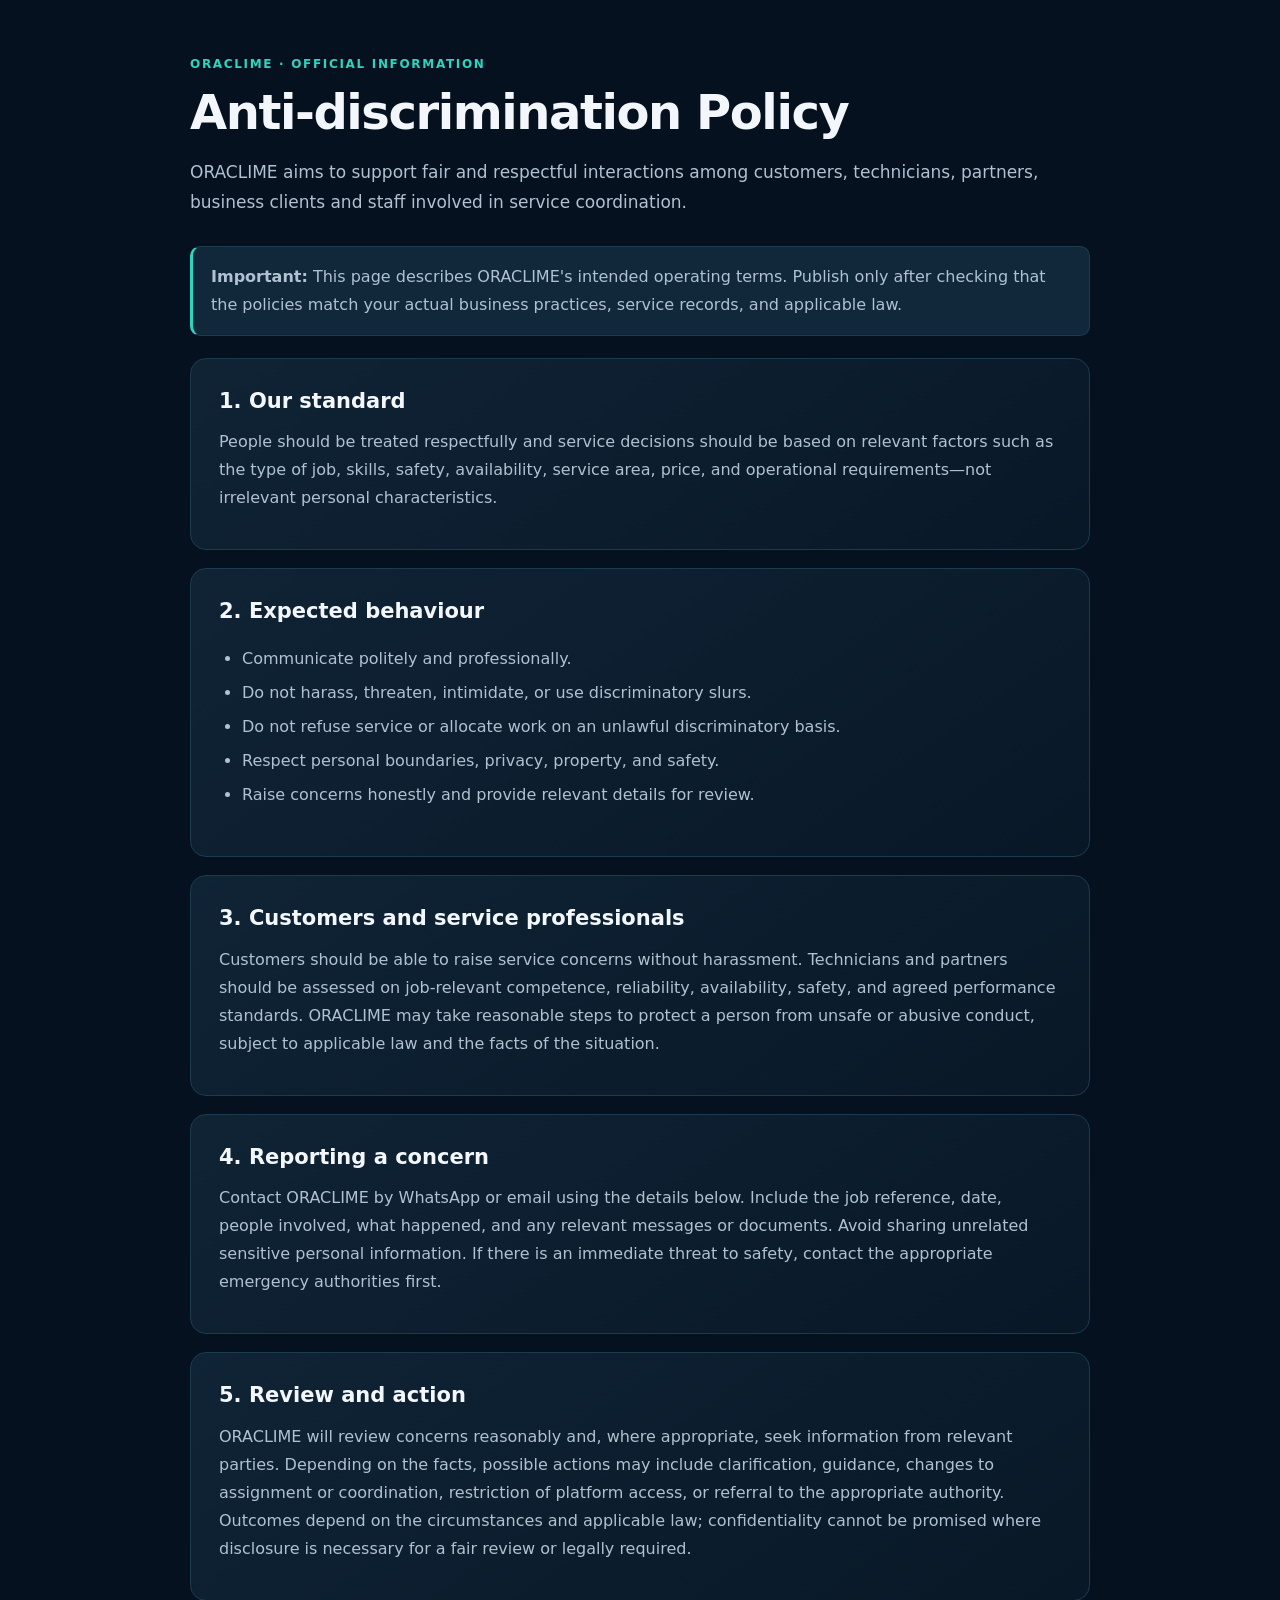
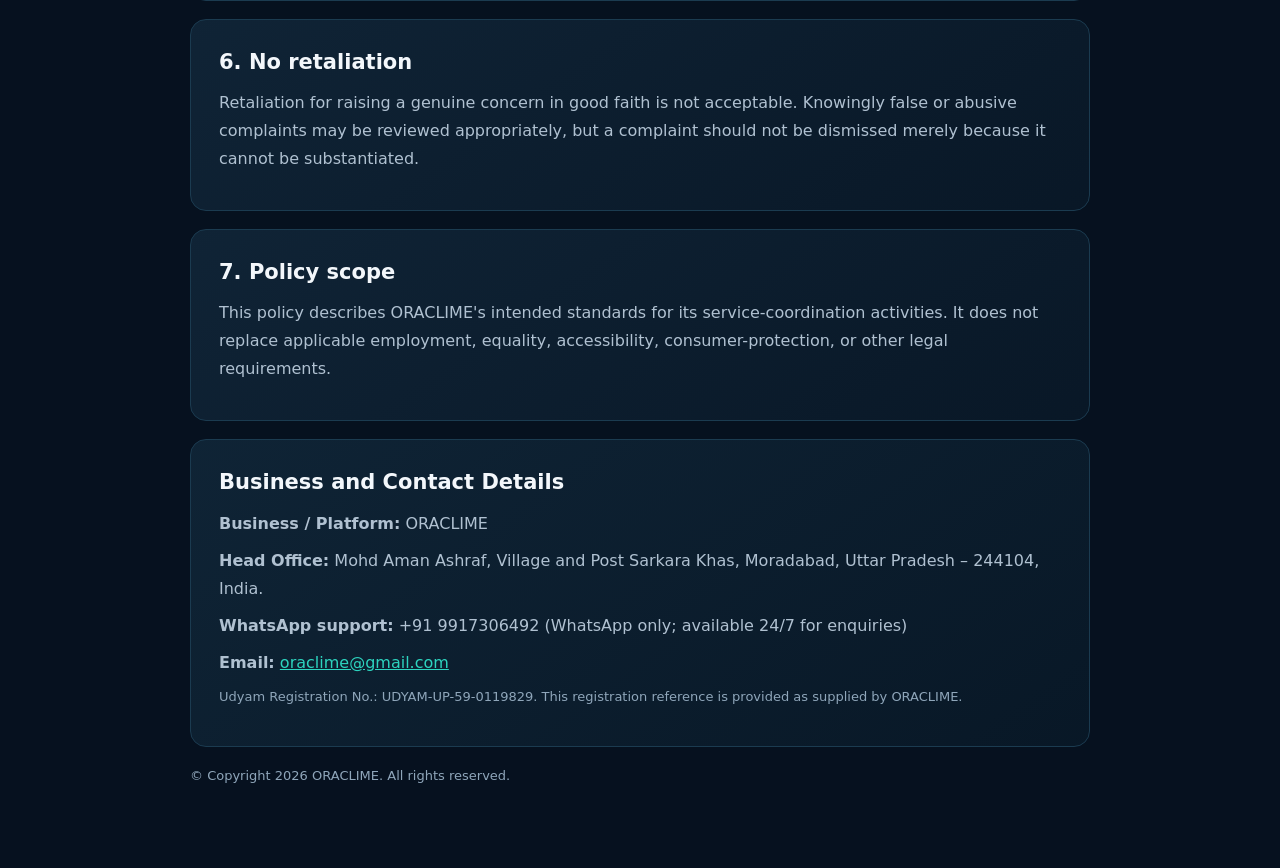
<file: legal/anti-discrimination.html>
<!doctype html>
<html lang="en">
<head>
<meta charset="utf-8">
<meta name="viewport" content="width=device-width, initial-scale=1">
<meta name="theme-color" content="#06111f">
<title>Anti-discrimination Policy | ORACLIME</title>
<meta name="description" content="ORACLIME&#x27;s commitment to fair, respectful and professional service coordination.">
<style>

:root{color-scheme:dark;--bg:#06111f;--panel:#0d1d2c;--border:#1b3b50;--text:#f3f7fb;--muted:#b0c1d1;--accent:#2dd4bf}
*{box-sizing:border-box}
html{scroll-behavior:smooth}
body{margin:0;background:var(--bg);color:var(--text);font-family:Inter,system-ui,-apple-system,BlinkMacSystemFont,"Segoe UI",sans-serif;line-height:1.75;-webkit-font-smoothing:antialiased}
main{width:min(900px,calc(100% - 36px));margin:0 auto;padding:54px 0 72px}
.eyebrow{margin:0 0 10px;color:var(--accent);font-size:12px;font-weight:800;letter-spacing:.14em;text-transform:uppercase}
h1{margin:0;font-size:clamp(32px,5vw,48px);line-height:1.15;letter-spacing:-.03em}
.lead{margin:18px 0 28px;color:var(--muted);font-size:17px}
.notice{padding:16px 18px;margin:22px 0;background:#10283a;border:1px solid var(--border);border-left:3px solid var(--accent);border-radius:10px;color:var(--muted)}
article{padding:28px;margin:18px 0;background:linear-gradient(145deg,rgba(18,42,61,.75),rgba(9,26,41,.75));border:1px solid var(--border);border-radius:16px}
h2{font-size:21px;line-height:1.4;margin:0 0 12px}
h3{font-size:16px;margin:20px 0 6px}
p{margin:9px 0;color:var(--muted)}
ul,ol{padding-left:23px;color:var(--muted)}
li{padding:3px 0}
a{color:var(--accent);overflow-wrap:anywhere}
.meta{font-size:13px;color:#8fa6ba}
.contact{overflow-wrap:anywhere}
@media(max-width:600px){main{padding:34px 0 48px}article{padding:20px}.lead{font-size:15px}h2{font-size:19px}}

</style>
  <link rel="icon" type="image/svg+xml" href="assets/images/favicon.svg">
</head>
<body>
<main>
<p class="eyebrow">ORACLIME · Official Information</p>
<h1>Anti-discrimination Policy</h1>
<p class="lead">ORACLIME aims to support fair and respectful interactions among customers, technicians, partners, business clients and staff involved in service coordination.</p>
<div class="notice"><strong>Important:</strong> This page describes ORACLIME's intended operating terms. Publish only after checking that the policies match your actual business practices, service records, and applicable law.</div>

<article><h2>1. Our standard</h2>
<p>People should be treated respectfully and service decisions should be based on relevant factors such as the type of job, skills, safety, availability, service area, price, and operational requirements—not irrelevant personal characteristics.</p></article>
<article><h2>2. Expected behaviour</h2>
<ul><li>Communicate politely and professionally.</li><li>Do not harass, threaten, intimidate, or use discriminatory slurs.</li><li>Do not refuse service or allocate work on an unlawful discriminatory basis.</li><li>Respect personal boundaries, privacy, property, and safety.</li><li>Raise concerns honestly and provide relevant details for review.</li></ul></article>
<article><h2>3. Customers and service professionals</h2>
<p>Customers should be able to raise service concerns without harassment. Technicians and partners should be assessed on job-relevant competence, reliability, availability, safety, and agreed performance standards. ORACLIME may take reasonable steps to protect a person from unsafe or abusive conduct, subject to applicable law and the facts of the situation.</p></article>
<article><h2>4. Reporting a concern</h2>
<p>Contact ORACLIME by WhatsApp or email using the details below. Include the job reference, date, people involved, what happened, and any relevant messages or documents. Avoid sharing unrelated sensitive personal information. If there is an immediate threat to safety, contact the appropriate emergency authorities first.</p></article>
<article><h2>5. Review and action</h2>
<p>ORACLIME will review concerns reasonably and, where appropriate, seek information from relevant parties. Depending on the facts, possible actions may include clarification, guidance, changes to assignment or coordination, restriction of platform access, or referral to the appropriate authority. Outcomes depend on the circumstances and applicable law; confidentiality cannot be promised where disclosure is necessary for a fair review or legally required.</p></article>
<article><h2>6. No retaliation</h2>
<p>Retaliation for raising a genuine concern in good faith is not acceptable. Knowingly false or abusive complaints may be reviewed appropriately, but a complaint should not be dismissed merely because it cannot be substantiated.</p></article>
<article><h2>7. Policy scope</h2>
<p>This policy describes ORACLIME's intended standards for its service-coordination activities. It does not replace applicable employment, equality, accessibility, consumer-protection, or other legal requirements.</p></article>

<article>
<h2>Business and Contact Details</h2>
<p><strong>Business / Platform:</strong> ORACLIME</p>
<p><strong>Head Office:</strong> Mohd Aman Ashraf, Village and Post Sarkara Khas, Moradabad, Uttar Pradesh – 244104, India.</p>
<p><strong>WhatsApp support:</strong> +91 9917306492 (WhatsApp only; available 24/7 for enquiries)</p>
<p><strong>Email:</strong> <a href="mailto:oraclime@gmail.com">oraclime@gmail.com</a></p>
<p class="meta">Udyam Registration No.: UDYAM-UP-59-0119829. This registration reference is provided as supplied by ORACLIME.</p>
</article>
<p class="meta">© Copyright 2026 ORACLIME. All rights reserved.</p>
</main>
</body>
</html>
</file>
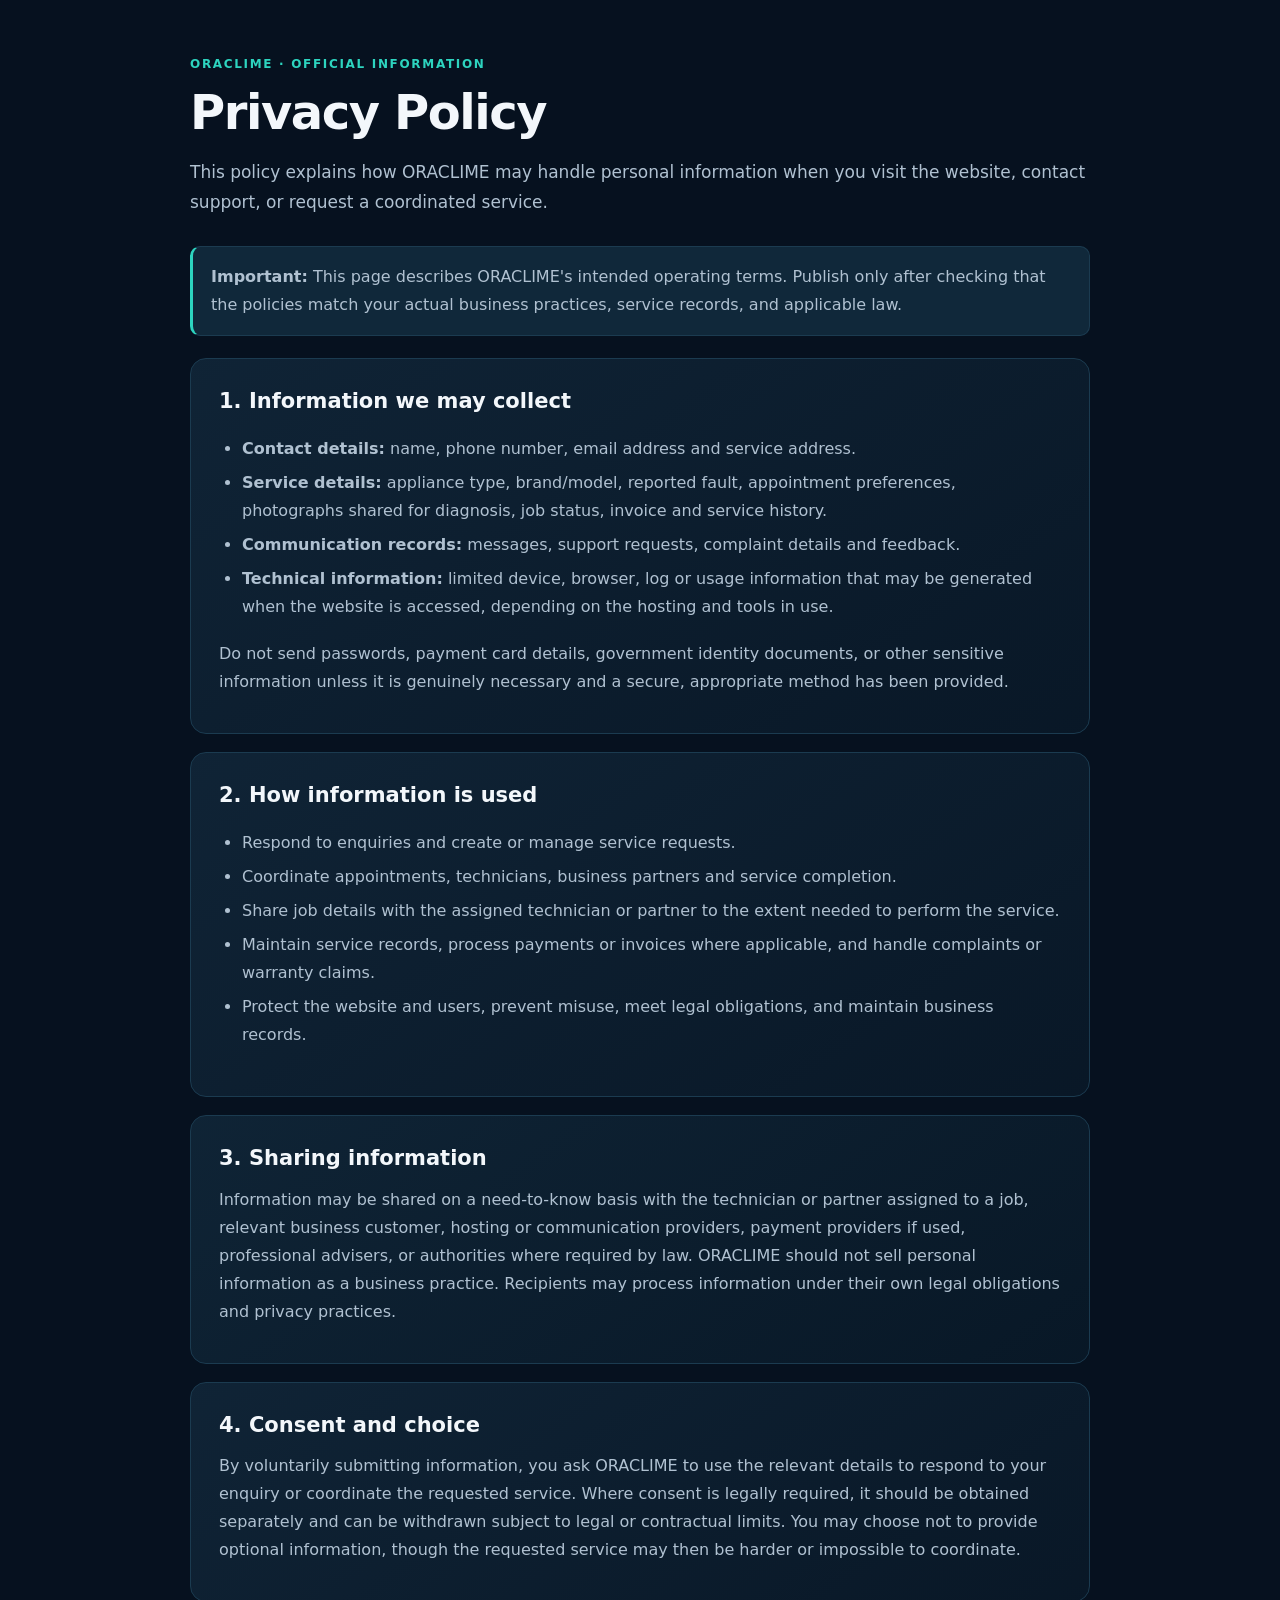
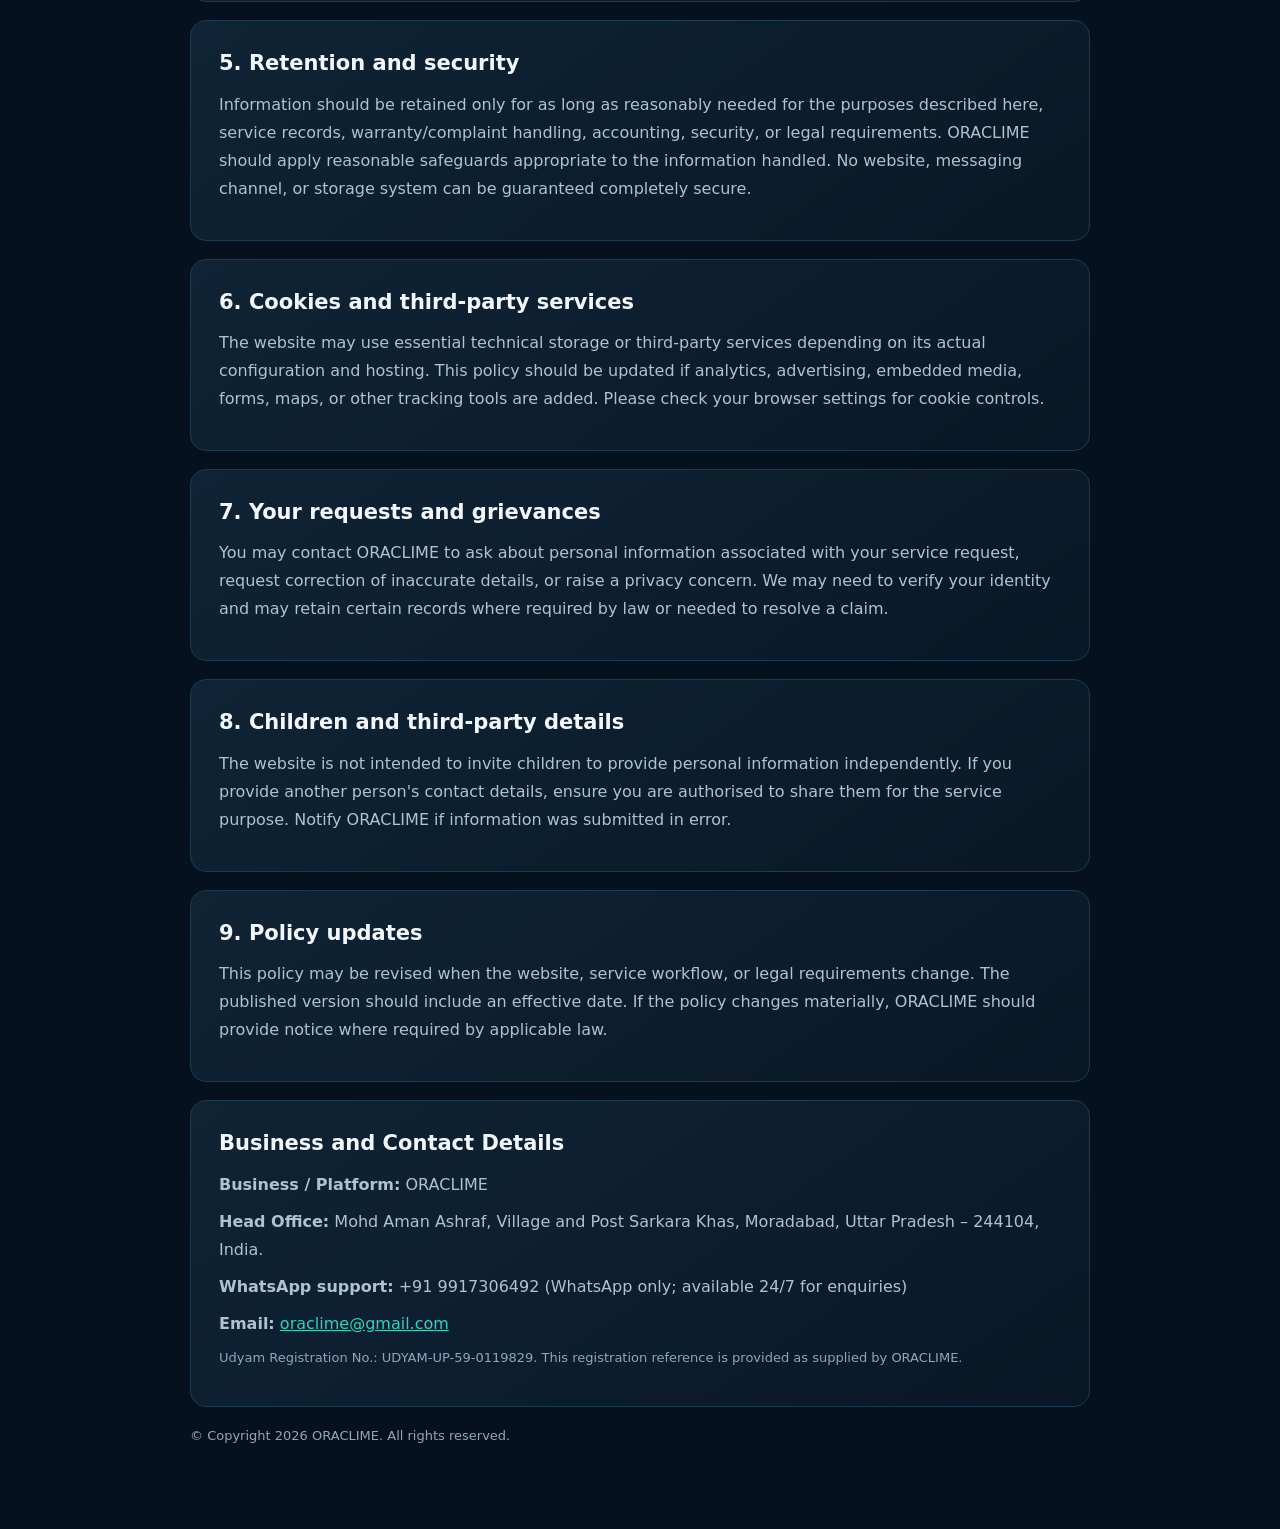
<file: legal/privacy.html>
<!doctype html>
<html lang="en">
<head>
<meta charset="utf-8">
<meta name="viewport" content="width=device-width, initial-scale=1">
<meta name="theme-color" content="#06111f">
<title>Privacy Policy | ORACLIME</title>
<meta name="description" content="How ORACLIME collects, uses, shares, stores and protects personal information.">
<style>

:root{color-scheme:dark;--bg:#06111f;--panel:#0d1d2c;--border:#1b3b50;--text:#f3f7fb;--muted:#b0c1d1;--accent:#2dd4bf}
*{box-sizing:border-box}
html{scroll-behavior:smooth}
body{margin:0;background:var(--bg);color:var(--text);font-family:Inter,system-ui,-apple-system,BlinkMacSystemFont,"Segoe UI",sans-serif;line-height:1.75;-webkit-font-smoothing:antialiased}
main{width:min(900px,calc(100% - 36px));margin:0 auto;padding:54px 0 72px}
.eyebrow{margin:0 0 10px;color:var(--accent);font-size:12px;font-weight:800;letter-spacing:.14em;text-transform:uppercase}
h1{margin:0;font-size:clamp(32px,5vw,48px);line-height:1.15;letter-spacing:-.03em}
.lead{margin:18px 0 28px;color:var(--muted);font-size:17px}
.notice{padding:16px 18px;margin:22px 0;background:#10283a;border:1px solid var(--border);border-left:3px solid var(--accent);border-radius:10px;color:var(--muted)}
article{padding:28px;margin:18px 0;background:linear-gradient(145deg,rgba(18,42,61,.75),rgba(9,26,41,.75));border:1px solid var(--border);border-radius:16px}
h2{font-size:21px;line-height:1.4;margin:0 0 12px}
h3{font-size:16px;margin:20px 0 6px}
p{margin:9px 0;color:var(--muted)}
ul,ol{padding-left:23px;color:var(--muted)}
li{padding:3px 0}
a{color:var(--accent);overflow-wrap:anywhere}
.meta{font-size:13px;color:#8fa6ba}
.contact{overflow-wrap:anywhere}
@media(max-width:600px){main{padding:34px 0 48px}article{padding:20px}.lead{font-size:15px}h2{font-size:19px}}

</style>
</head>
<body>
<main>
<p class="eyebrow">ORACLIME · Official Information</p>
<h1>Privacy Policy</h1>
<p class="lead">This policy explains how ORACLIME may handle personal information when you visit the website, contact support, or request a coordinated service.</p>
<div class="notice"><strong>Important:</strong> This page describes ORACLIME's intended operating terms. Publish only after checking that the policies match your actual business practices, service records, and applicable law.</div>

<article><h2>1. Information we may collect</h2>
<ul><li><strong>Contact details:</strong> name, phone number, email address and service address.</li><li><strong>Service details:</strong> appliance type, brand/model, reported fault, appointment preferences, photographs shared for diagnosis, job status, invoice and service history.</li><li><strong>Communication records:</strong> messages, support requests, complaint details and feedback.</li><li><strong>Technical information:</strong> limited device, browser, log or usage information that may be generated when the website is accessed, depending on the hosting and tools in use.</li></ul>
<p>Do not send passwords, payment card details, government identity documents, or other sensitive information unless it is genuinely necessary and a secure, appropriate method has been provided.</p></article>
<article><h2>2. How information is used</h2>
<ul><li>Respond to enquiries and create or manage service requests.</li><li>Coordinate appointments, technicians, business partners and service completion.</li><li>Share job details with the assigned technician or partner to the extent needed to perform the service.</li><li>Maintain service records, process payments or invoices where applicable, and handle complaints or warranty claims.</li><li>Protect the website and users, prevent misuse, meet legal obligations, and maintain business records.</li></ul></article>
<article><h2>3. Sharing information</h2>
<p>Information may be shared on a need-to-know basis with the technician or partner assigned to a job, relevant business customer, hosting or communication providers, payment providers if used, professional advisers, or authorities where required by law. ORACLIME should not sell personal information as a business practice. Recipients may process information under their own legal obligations and privacy practices.</p></article>
<article><h2>4. Consent and choice</h2>
<p>By voluntarily submitting information, you ask ORACLIME to use the relevant details to respond to your enquiry or coordinate the requested service. Where consent is legally required, it should be obtained separately and can be withdrawn subject to legal or contractual limits. You may choose not to provide optional information, though the requested service may then be harder or impossible to coordinate.</p></article>
<article><h2>5. Retention and security</h2>
<p>Information should be retained only for as long as reasonably needed for the purposes described here, service records, warranty/complaint handling, accounting, security, or legal requirements. ORACLIME should apply reasonable safeguards appropriate to the information handled. No website, messaging channel, or storage system can be guaranteed completely secure.</p></article>
<article><h2>6. Cookies and third-party services</h2>
<p>The website may use essential technical storage or third-party services depending on its actual configuration and hosting. This policy should be updated if analytics, advertising, embedded media, forms, maps, or other tracking tools are added. Please check your browser settings for cookie controls.</p></article>
<article><h2>7. Your requests and grievances</h2>
<p>You may contact ORACLIME to ask about personal information associated with your service request, request correction of inaccurate details, or raise a privacy concern. We may need to verify your identity and may retain certain records where required by law or needed to resolve a claim.</p></article>
<article><h2>8. Children and third-party details</h2>
<p>The website is not intended to invite children to provide personal information independently. If you provide another person's contact details, ensure you are authorised to share them for the service purpose. Notify ORACLIME if information was submitted in error.</p></article>
<article><h2>9. Policy updates</h2>
<p>This policy may be revised when the website, service workflow, or legal requirements change. The published version should include an effective date. If the policy changes materially, ORACLIME should provide notice where required by applicable law.</p></article>

<article>
<h2>Business and Contact Details</h2>
<p><strong>Business / Platform:</strong> ORACLIME</p>
<p><strong>Head Office:</strong> Mohd Aman Ashraf, Village and Post Sarkara Khas, Moradabad, Uttar Pradesh – 244104, India.</p>
<p><strong>WhatsApp support:</strong> +91 9917306492 (WhatsApp only; available 24/7 for enquiries)</p>
<p><strong>Email:</strong> <a href="mailto:oraclime@gmail.com">oraclime@gmail.com</a></p>
<p class="meta">Udyam Registration No.: UDYAM-UP-59-0119829. This registration reference is provided as supplied by ORACLIME.</p>
</article>
<p class="meta">© Copyright 2026 ORACLIME. All rights reserved.</p>
</main>
</body>
</html>
</file>
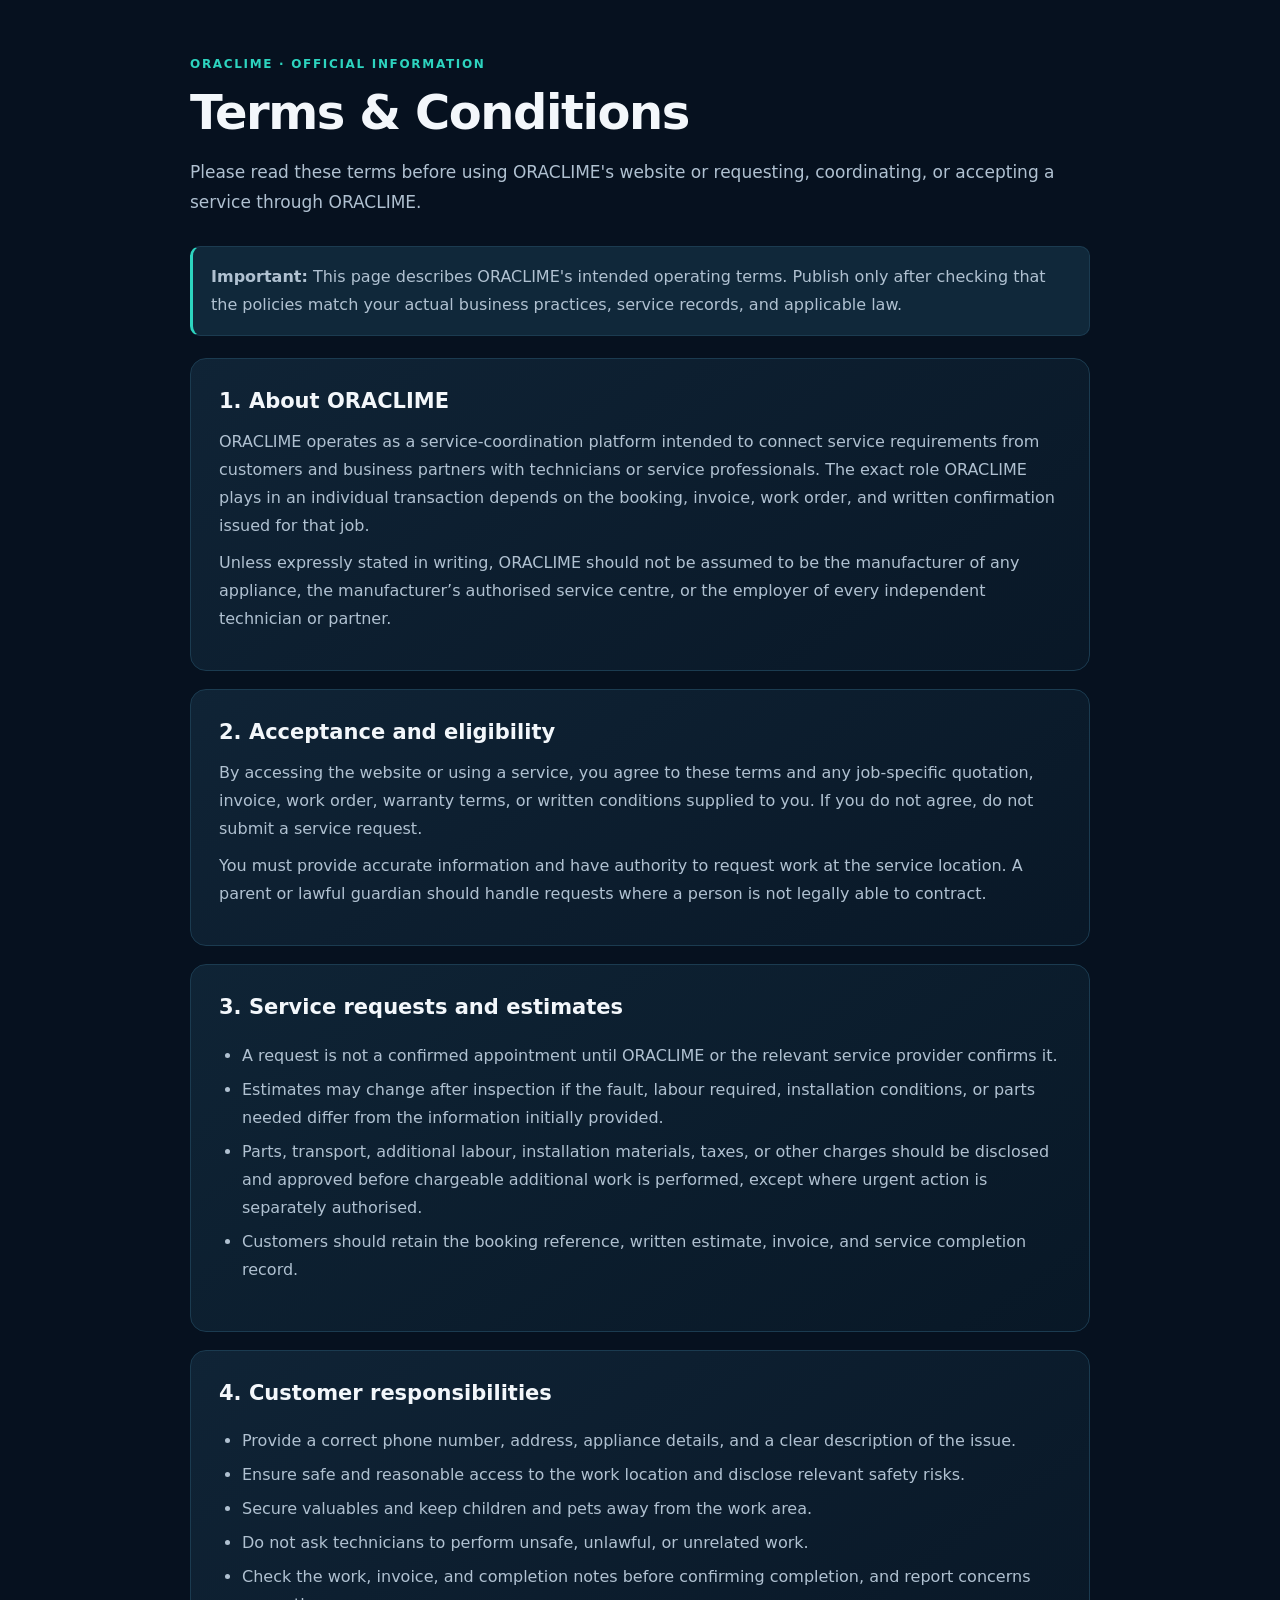
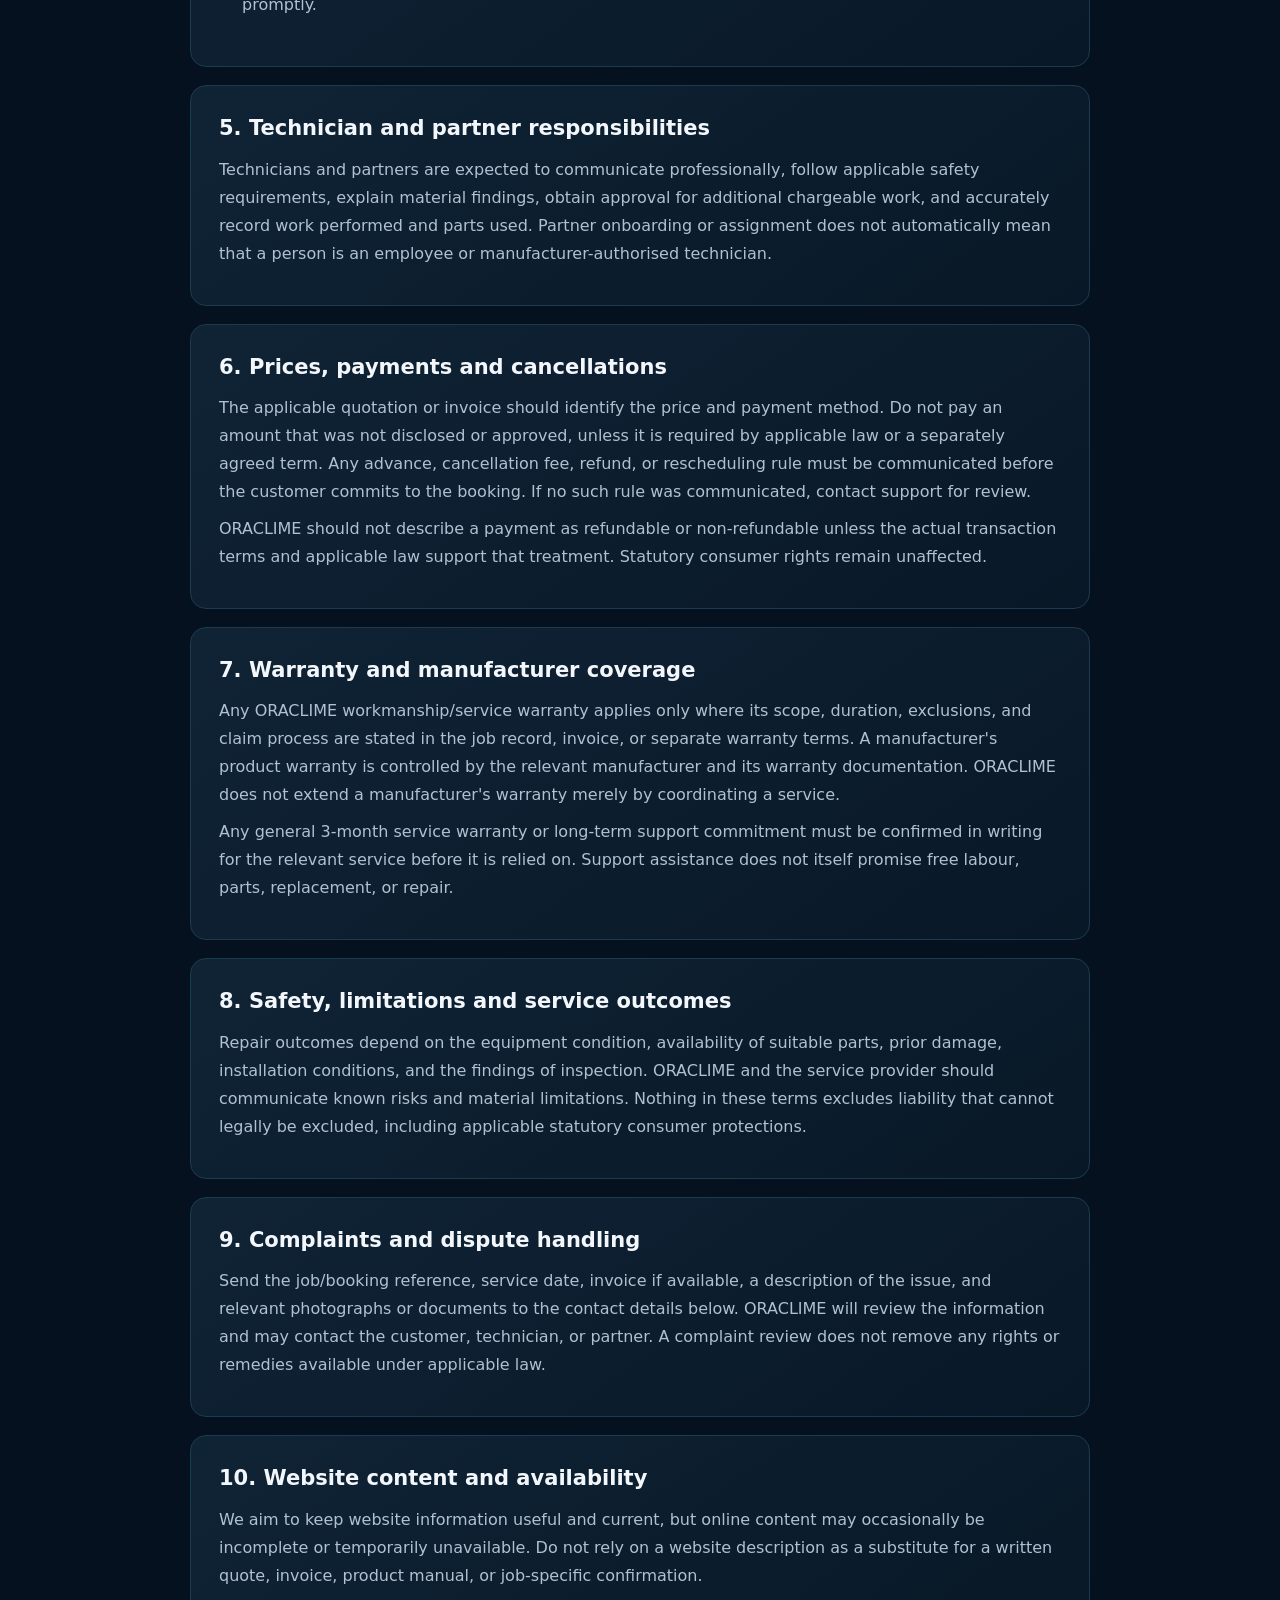
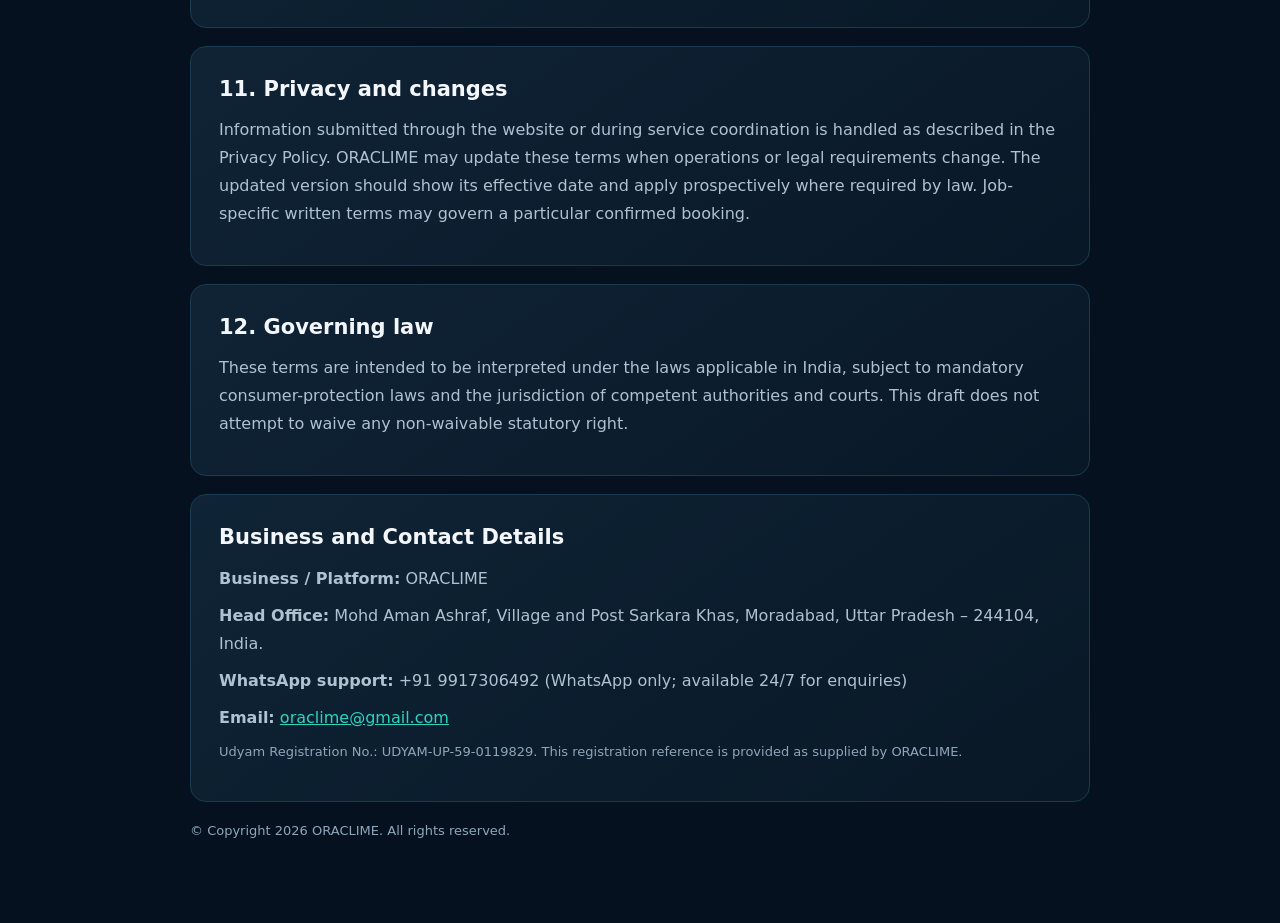
<file: legal/terms.html>
<!doctype html>
<html lang="en">
<head>
<meta charset="utf-8">
<meta name="viewport" content="width=device-width, initial-scale=1">
<meta name="theme-color" content="#06111f">
<title>Terms &amp; Conditions | ORACLIME</title>
<meta name="description" content="Terms for using ORACLIME&#x27;s website and service coordination platform.">
<style>

:root{color-scheme:dark;--bg:#06111f;--panel:#0d1d2c;--border:#1b3b50;--text:#f3f7fb;--muted:#b0c1d1;--accent:#2dd4bf}
*{box-sizing:border-box}
html{scroll-behavior:smooth}
body{margin:0;background:var(--bg);color:var(--text);font-family:Inter,system-ui,-apple-system,BlinkMacSystemFont,"Segoe UI",sans-serif;line-height:1.75;-webkit-font-smoothing:antialiased}
main{width:min(900px,calc(100% - 36px));margin:0 auto;padding:54px 0 72px}
.eyebrow{margin:0 0 10px;color:var(--accent);font-size:12px;font-weight:800;letter-spacing:.14em;text-transform:uppercase}
h1{margin:0;font-size:clamp(32px,5vw,48px);line-height:1.15;letter-spacing:-.03em}
.lead{margin:18px 0 28px;color:var(--muted);font-size:17px}
.notice{padding:16px 18px;margin:22px 0;background:#10283a;border:1px solid var(--border);border-left:3px solid var(--accent);border-radius:10px;color:var(--muted)}
article{padding:28px;margin:18px 0;background:linear-gradient(145deg,rgba(18,42,61,.75),rgba(9,26,41,.75));border:1px solid var(--border);border-radius:16px}
h2{font-size:21px;line-height:1.4;margin:0 0 12px}
h3{font-size:16px;margin:20px 0 6px}
p{margin:9px 0;color:var(--muted)}
ul,ol{padding-left:23px;color:var(--muted)}
li{padding:3px 0}
a{color:var(--accent);overflow-wrap:anywhere}
.meta{font-size:13px;color:#8fa6ba}
.contact{overflow-wrap:anywhere}
@media(max-width:600px){main{padding:34px 0 48px}article{padding:20px}.lead{font-size:15px}h2{font-size:19px}}

</style>
</head>
<body>
<main>
<p class="eyebrow">ORACLIME · Official Information</p>
<h1>Terms &amp; Conditions</h1>
<p class="lead">Please read these terms before using ORACLIME&#x27;s website or requesting, coordinating, or accepting a service through ORACLIME.</p>
<div class="notice"><strong>Important:</strong> This page describes ORACLIME's intended operating terms. Publish only after checking that the policies match your actual business practices, service records, and applicable law.</div>

<article><h2>1. About ORACLIME</h2>
<p>ORACLIME operates as a service-coordination platform intended to connect service requirements from customers and business partners with technicians or service professionals. The exact role ORACLIME plays in an individual transaction depends on the booking, invoice, work order, and written confirmation issued for that job.</p>
<p>Unless expressly stated in writing, ORACLIME should not be assumed to be the manufacturer of any appliance, the manufacturer’s authorised service centre, or the employer of every independent technician or partner.</p></article>
<article><h2>2. Acceptance and eligibility</h2>
<p>By accessing the website or using a service, you agree to these terms and any job-specific quotation, invoice, work order, warranty terms, or written conditions supplied to you. If you do not agree, do not submit a service request.</p>
<p>You must provide accurate information and have authority to request work at the service location. A parent or lawful guardian should handle requests where a person is not legally able to contract.</p></article>
<article><h2>3. Service requests and estimates</h2>
<ul><li>A request is not a confirmed appointment until ORACLIME or the relevant service provider confirms it.</li><li>Estimates may change after inspection if the fault, labour required, installation conditions, or parts needed differ from the information initially provided.</li><li>Parts, transport, additional labour, installation materials, taxes, or other charges should be disclosed and approved before chargeable additional work is performed, except where urgent action is separately authorised.</li><li>Customers should retain the booking reference, written estimate, invoice, and service completion record.</li></ul></article>
<article><h2>4. Customer responsibilities</h2>
<ul><li>Provide a correct phone number, address, appliance details, and a clear description of the issue.</li><li>Ensure safe and reasonable access to the work location and disclose relevant safety risks.</li><li>Secure valuables and keep children and pets away from the work area.</li><li>Do not ask technicians to perform unsafe, unlawful, or unrelated work.</li><li>Check the work, invoice, and completion notes before confirming completion, and report concerns promptly.</li></ul></article>
<article><h2>5. Technician and partner responsibilities</h2>
<p>Technicians and partners are expected to communicate professionally, follow applicable safety requirements, explain material findings, obtain approval for additional chargeable work, and accurately record work performed and parts used. Partner onboarding or assignment does not automatically mean that a person is an employee or manufacturer-authorised technician.</p></article>
<article><h2>6. Prices, payments and cancellations</h2>
<p>The applicable quotation or invoice should identify the price and payment method. Do not pay an amount that was not disclosed or approved, unless it is required by applicable law or a separately agreed term. Any advance, cancellation fee, refund, or rescheduling rule must be communicated before the customer commits to the booking. If no such rule was communicated, contact support for review.</p>
<p>ORACLIME should not describe a payment as refundable or non-refundable unless the actual transaction terms and applicable law support that treatment. Statutory consumer rights remain unaffected.</p></article>
<article><h2>7. Warranty and manufacturer coverage</h2>
<p>Any ORACLIME workmanship/service warranty applies only where its scope, duration, exclusions, and claim process are stated in the job record, invoice, or separate warranty terms. A manufacturer's product warranty is controlled by the relevant manufacturer and its warranty documentation. ORACLIME does not extend a manufacturer's warranty merely by coordinating a service.</p>
<p>Any general 3-month service warranty or long-term support commitment must be confirmed in writing for the relevant service before it is relied on. Support assistance does not itself promise free labour, parts, replacement, or repair.</p></article>
<article><h2>8. Safety, limitations and service outcomes</h2>
<p>Repair outcomes depend on the equipment condition, availability of suitable parts, prior damage, installation conditions, and the findings of inspection. ORACLIME and the service provider should communicate known risks and material limitations. Nothing in these terms excludes liability that cannot legally be excluded, including applicable statutory consumer protections.</p></article>
<article><h2>9. Complaints and dispute handling</h2>
<p>Send the job/booking reference, service date, invoice if available, a description of the issue, and relevant photographs or documents to the contact details below. ORACLIME will review the information and may contact the customer, technician, or partner. A complaint review does not remove any rights or remedies available under applicable law.</p></article>
<article><h2>10. Website content and availability</h2>
<p>We aim to keep website information useful and current, but online content may occasionally be incomplete or temporarily unavailable. Do not rely on a website description as a substitute for a written quote, invoice, product manual, or job-specific confirmation.</p></article>
<article><h2>11. Privacy and changes</h2>
<p>Information submitted through the website or during service coordination is handled as described in the Privacy Policy. ORACLIME may update these terms when operations or legal requirements change. The updated version should show its effective date and apply prospectively where required by law. Job-specific written terms may govern a particular confirmed booking.</p></article>
<article><h2>12. Governing law</h2>
<p>These terms are intended to be interpreted under the laws applicable in India, subject to mandatory consumer-protection laws and the jurisdiction of competent authorities and courts. This draft does not attempt to waive any non-waivable statutory right.</p></article>

<article>
<h2>Business and Contact Details</h2>
<p><strong>Business / Platform:</strong> ORACLIME</p>
<p><strong>Head Office:</strong> Mohd Aman Ashraf, Village and Post Sarkara Khas, Moradabad, Uttar Pradesh – 244104, India.</p>
<p><strong>WhatsApp support:</strong> +91 9917306492 (WhatsApp only; available 24/7 for enquiries)</p>
<p><strong>Email:</strong> <a href="mailto:oraclime@gmail.com">oraclime@gmail.com</a></p>
<p class="meta">Udyam Registration No.: UDYAM-UP-59-0119829. This registration reference is provided as supplied by ORACLIME.</p>
</article>
<p class="meta">© Copyright 2026 ORACLIME. All rights reserved.</p>
</main>
</body>
</html>
</file>
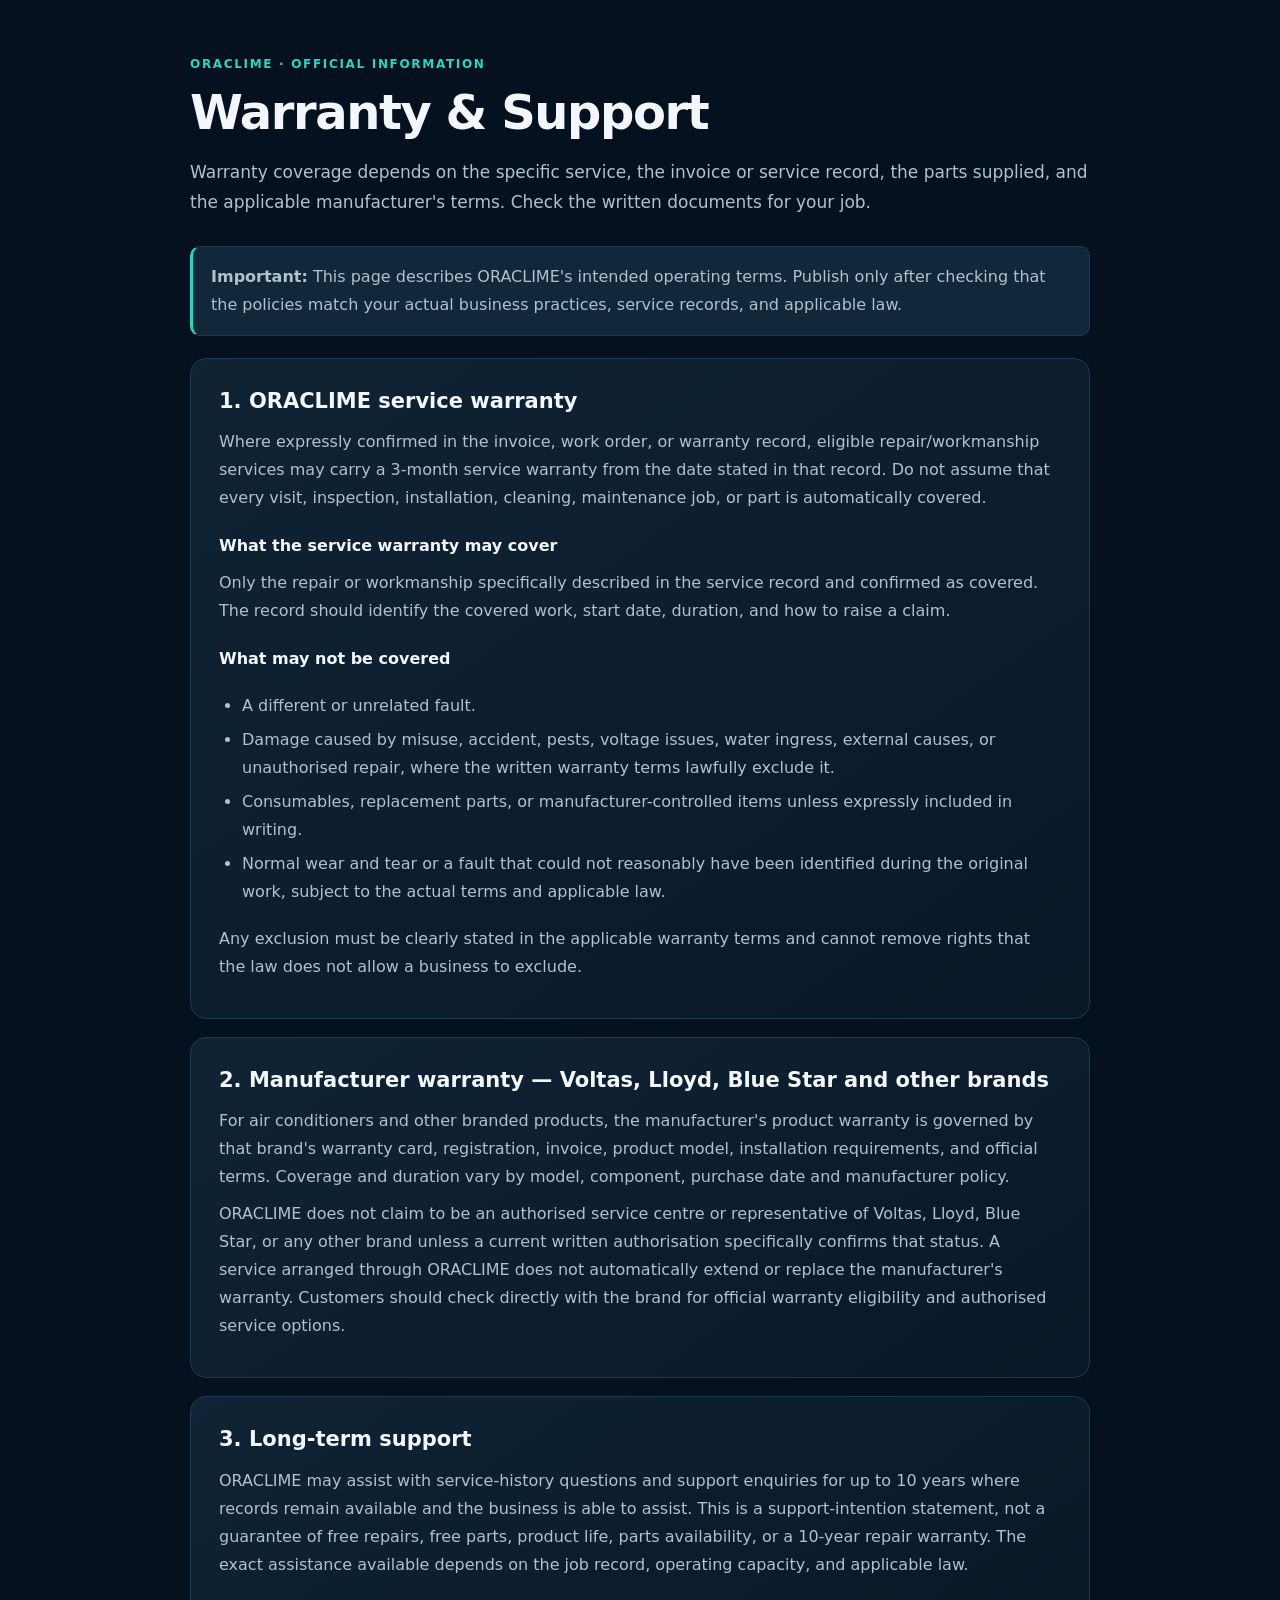
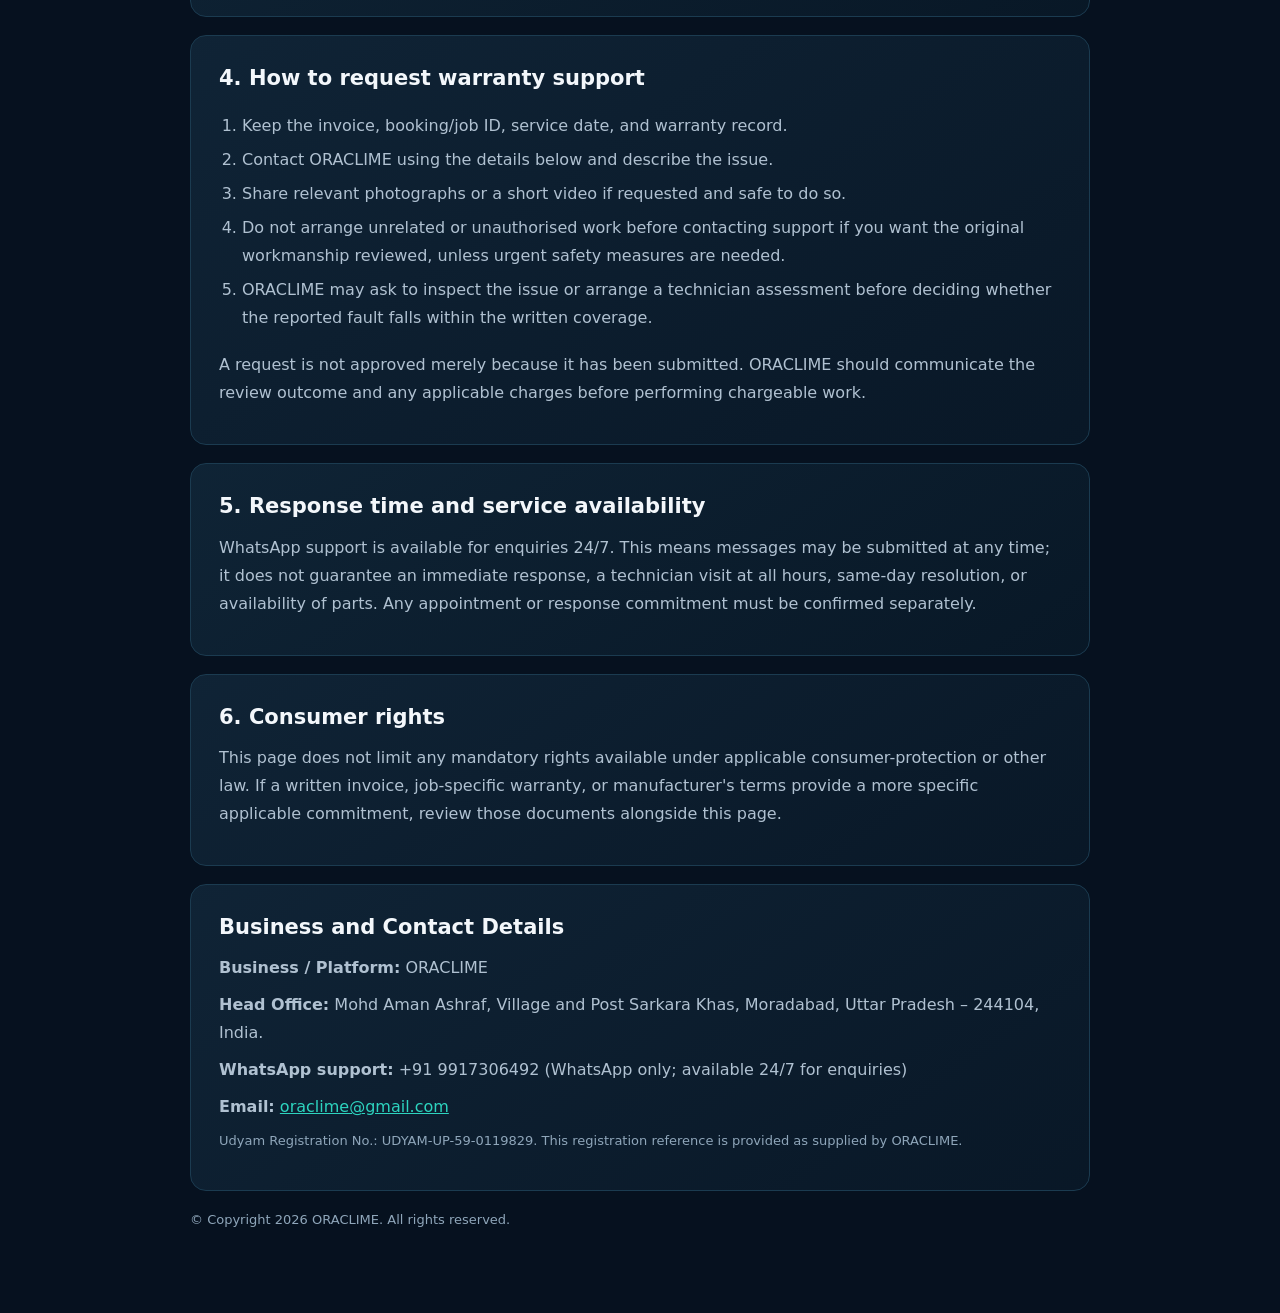
<file: legal/warranty.html>
<!doctype html>
<html lang="en">
<head>
<meta charset="utf-8">
<meta name="viewport" content="width=device-width, initial-scale=1">
<meta name="theme-color" content="#06111f">
<title>Warranty &amp; Support | ORACLIME</title>
<meta name="description" content="Information about ORACLIME service workmanship coverage, manufacturer warranties and support requests.">
<style>

:root{color-scheme:dark;--bg:#06111f;--panel:#0d1d2c;--border:#1b3b50;--text:#f3f7fb;--muted:#b0c1d1;--accent:#2dd4bf}
*{box-sizing:border-box}
html{scroll-behavior:smooth}
body{margin:0;background:var(--bg);color:var(--text);font-family:Inter,system-ui,-apple-system,BlinkMacSystemFont,"Segoe UI",sans-serif;line-height:1.75;-webkit-font-smoothing:antialiased}
main{width:min(900px,calc(100% - 36px));margin:0 auto;padding:54px 0 72px}
.eyebrow{margin:0 0 10px;color:var(--accent);font-size:12px;font-weight:800;letter-spacing:.14em;text-transform:uppercase}
h1{margin:0;font-size:clamp(32px,5vw,48px);line-height:1.15;letter-spacing:-.03em}
.lead{margin:18px 0 28px;color:var(--muted);font-size:17px}
.notice{padding:16px 18px;margin:22px 0;background:#10283a;border:1px solid var(--border);border-left:3px solid var(--accent);border-radius:10px;color:var(--muted)}
article{padding:28px;margin:18px 0;background:linear-gradient(145deg,rgba(18,42,61,.75),rgba(9,26,41,.75));border:1px solid var(--border);border-radius:16px}
h2{font-size:21px;line-height:1.4;margin:0 0 12px}
h3{font-size:16px;margin:20px 0 6px}
p{margin:9px 0;color:var(--muted)}
ul,ol{padding-left:23px;color:var(--muted)}
li{padding:3px 0}
a{color:var(--accent);overflow-wrap:anywhere}
.meta{font-size:13px;color:#8fa6ba}
.contact{overflow-wrap:anywhere}
@media(max-width:600px){main{padding:34px 0 48px}article{padding:20px}.lead{font-size:15px}h2{font-size:19px}}

</style>
</head>
<body>
<main>
<p class="eyebrow">ORACLIME · Official Information</p>
<h1>Warranty &amp; Support</h1>
<p class="lead">Warranty coverage depends on the specific service, the invoice or service record, the parts supplied, and the applicable manufacturer&#x27;s terms. Check the written documents for your job.</p>
<div class="notice"><strong>Important:</strong> This page describes ORACLIME's intended operating terms. Publish only after checking that the policies match your actual business practices, service records, and applicable law.</div>

<article><h2>1. ORACLIME service warranty</h2>
<p>Where expressly confirmed in the invoice, work order, or warranty record, eligible repair/workmanship services may carry a 3-month service warranty from the date stated in that record. Do not assume that every visit, inspection, installation, cleaning, maintenance job, or part is automatically covered.</p>
<h3>What the service warranty may cover</h3>
<p>Only the repair or workmanship specifically described in the service record and confirmed as covered. The record should identify the covered work, start date, duration, and how to raise a claim.</p>
<h3>What may not be covered</h3>
<ul><li>A different or unrelated fault.</li><li>Damage caused by misuse, accident, pests, voltage issues, water ingress, external causes, or unauthorised repair, where the written warranty terms lawfully exclude it.</li><li>Consumables, replacement parts, or manufacturer-controlled items unless expressly included in writing.</li><li>Normal wear and tear or a fault that could not reasonably have been identified during the original work, subject to the actual terms and applicable law.</li></ul>
<p>Any exclusion must be clearly stated in the applicable warranty terms and cannot remove rights that the law does not allow a business to exclude.</p></article>
<article><h2>2. Manufacturer warranty — Voltas, Lloyd, Blue Star and other brands</h2>
<p>For air conditioners and other branded products, the manufacturer's product warranty is governed by that brand's warranty card, registration, invoice, product model, installation requirements, and official terms. Coverage and duration vary by model, component, purchase date and manufacturer policy.</p>
<p>ORACLIME does not claim to be an authorised service centre or representative of Voltas, Lloyd, Blue Star, or any other brand unless a current written authorisation specifically confirms that status. A service arranged through ORACLIME does not automatically extend or replace the manufacturer's warranty. Customers should check directly with the brand for official warranty eligibility and authorised service options.</p></article>
<article><h2>3. Long-term support</h2>
<p>ORACLIME may assist with service-history questions and support enquiries for up to 10 years where records remain available and the business is able to assist. This is a support-intention statement, not a guarantee of free repairs, free parts, product life, parts availability, or a 10-year repair warranty. The exact assistance available depends on the job record, operating capacity, and applicable law.</p></article>
<article><h2>4. How to request warranty support</h2>
<ol><li>Keep the invoice, booking/job ID, service date, and warranty record.</li><li>Contact ORACLIME using the details below and describe the issue.</li><li>Share relevant photographs or a short video if requested and safe to do so.</li><li>Do not arrange unrelated or unauthorised work before contacting support if you want the original workmanship reviewed, unless urgent safety measures are needed.</li><li>ORACLIME may ask to inspect the issue or arrange a technician assessment before deciding whether the reported fault falls within the written coverage.</li></ol>
<p>A request is not approved merely because it has been submitted. ORACLIME should communicate the review outcome and any applicable charges before performing chargeable work.</p></article>
<article><h2>5. Response time and service availability</h2>
<p>WhatsApp support is available for enquiries 24/7. This means messages may be submitted at any time; it does not guarantee an immediate response, a technician visit at all hours, same-day resolution, or availability of parts. Any appointment or response commitment must be confirmed separately.</p></article>
<article><h2>6. Consumer rights</h2>
<p>This page does not limit any mandatory rights available under applicable consumer-protection or other law. If a written invoice, job-specific warranty, or manufacturer's terms provide a more specific applicable commitment, review those documents alongside this page.</p></article>

<article>
<h2>Business and Contact Details</h2>
<p><strong>Business / Platform:</strong> ORACLIME</p>
<p><strong>Head Office:</strong> Mohd Aman Ashraf, Village and Post Sarkara Khas, Moradabad, Uttar Pradesh – 244104, India.</p>
<p><strong>WhatsApp support:</strong> +91 9917306492 (WhatsApp only; available 24/7 for enquiries)</p>
<p><strong>Email:</strong> <a href="mailto:oraclime@gmail.com">oraclime@gmail.com</a></p>
<p class="meta">Udyam Registration No.: UDYAM-UP-59-0119829. This registration reference is provided as supplied by ORACLIME.</p>
</article>
<p class="meta">© Copyright 2026 ORACLIME. All rights reserved.</p>
</main>
</body>
</html>
</file>
<file: assets/style.css>
:root{
  --bg:#06101d;
  --bg-soft:#091827;
  --surface:#0c1b2d;
  --surface-2:#10243a;
  --surface-3:#132b43;

  --text:#f7fbff;
  --muted:#9fb1c5;
  --muted-2:#71859c;

  --green:#35d1aa;
  --green-soft:#35d1aa18;
  --blue:#63a9ff;
  --blue-soft:#63a9ff16;

  --line:#1b3652;
  --line-soft:#ffffff0d;

  --danger:#ff7474;
  --shadow:0 24px 70px rgba(0,0,0,.28);
  --shadow-soft:0 12px 35px rgba(0,0,0,.18);

  --radius:18px;
}

*{
  box-sizing:border-box;
}

html{
  scroll-behavior:smooth;
}

body{
  margin:0;
  background:
    radial-gradient(circle at 85% 0%,rgba(99,169,255,.08),transparent 28%),
    radial-gradient(circle at 10% 15%,rgba(53,209,170,.06),transparent 25%),
    var(--bg);
  color:var(--text);
  font-family:
    Inter,
    ui-sans-serif,
    system-ui,
    -apple-system,
    BlinkMacSystemFont,
    "Segoe UI",
    Roboto,
    Arial,
    sans-serif;
  line-height:1.65;
  min-height:100vh;
}

a{
  text-decoration:none;
  color:inherit;
}

img{
  max-width:100%;
  display:block;
}

::selection{
  background:var(--green);
  color:#03130f;
}


/* =========================
   CONTAINER
========================= */

.container{
  width:min(1160px,calc(100% - 40px));
  margin:auto;
}


/* =========================
   NAVIGATION
========================= */

.navwrap{
  position:sticky;
  top:0;
  z-index:100;
  background:rgba(6,16,29,.82);
  backdrop-filter:blur(18px);
  -webkit-backdrop-filter:blur(18px);
  border-bottom:1px solid var(--line-soft);
}

.nav{
  min-height:76px;
  display:flex;
  align-items:center;
  justify-content:space-between;
  gap:25px;
}

.logo{
  font-size:21px;
  font-weight:950;
  letter-spacing:.14em;
  color:var(--green);
  white-space:nowrap;
}

.navlinks{
  display:flex;
  align-items:center;
  gap:30px;
  color:var(--muted);
  font-size:14px;
  font-weight:700;
}

.navlinks a{
  position:relative;
  transition:.2s ease;
}

.navlinks a::after{
  content:"";
  position:absolute;
  left:0;
  bottom:-8px;
  width:0;
  height:2px;
  border-radius:20px;
  background:var(--green);
  transition:.25s ease;
}

.navlinks a:hover{
  color:var(--text);
}

.navlinks a:hover::after,
.navlinks .active::after{
  width:100%;
}

.navcta{
  display:inline-flex;
  align-items:center;
  justify-content:center;
  padding:11px 17px;
  border:1px solid rgba(53,209,170,.7);
  border-radius:12px;
  color:var(--green);
  font-weight:850;
  background:rgba(53,209,170,.035);
  transition:.2s ease;
}

.navcta:hover{
  background:var(--green);
  color:#04120e;
  transform:translateY(-1px);
  box-shadow:0 10px 28px rgba(53,209,170,.15);
}


/* =========================
   HERO
========================= */

.hero{
  position:relative;
  overflow:hidden;
  padding:105px 0 100px;
  border-bottom:1px solid var(--line-soft);
}

.hero::before{
  content:"";
  position:absolute;
  width:520px;
  height:520px;
  right:-180px;
  top:-260px;
  border-radius:50%;
  background:radial-gradient(
    circle,
    rgba(99,169,255,.14),
    transparent 68%
  );
  pointer-events:none;
}

.hero::after{
  content:"";
  position:absolute;
  width:420px;
  height:420px;
  left:-230px;
  bottom:-280px;
  border-radius:50%;
  background:radial-gradient(
    circle,
    rgba(53,209,170,.09),
    transparent 68%
  );
  pointer-events:none;
}

.hero > .container{
  position:relative;
  z-index:1;
}

.eyebrow{
  font-size:11px;
  letter-spacing:.2em;
  text-transform:uppercase;
  color:var(--green);
  font-weight:950;
}

.hero h1{
  font-size:clamp(44px,6.8vw,78px);
  line-height:1.01;
  letter-spacing:-.045em;
  max-width:950px;
  margin:16px 0 20px;
}

.hero p{
  max-width:780px;
  color:var(--muted);
  font-size:19px;
  line-height:1.7;
}


/* =========================
   BUTTONS
========================= */

.actions{
  display:flex;
  align-items:center;
  gap:12px;
  flex-wrap:wrap;
  margin-top:30px;
}

.btn,
.button{
  display:inline-flex;
  align-items:center;
  justify-content:center;
  min-height:48px;
  padding:12px 20px;
  border-radius:12px;
  border:1px solid var(--line);
  font-weight:850;
  font-size:14px;
  cursor:pointer;
  transition:
    transform .2s ease,
    background .2s ease,
    border-color .2s ease,
    box-shadow .2s ease;
}

.btn:hover,
.button:hover{
  transform:translateY(-2px);
}

.btn.primary,
.button:not(.secondary){
  background:var(--green);
  color:#03130f;
  border-color:var(--green);
  box-shadow:0 10px 30px rgba(53,209,170,.12);
}

.btn.primary:hover,
.button:not(.secondary):hover{
  box-shadow:0 15px 35px rgba(53,209,170,.2);
}

.btn.secondary,
.button.secondary{
  background:rgba(255,255,255,.025);
  color:var(--text);
}

.btn.secondary:hover,
.button.secondary:hover{
  border-color:var(--green);
  color:var(--green);
}


/* =========================
   SECTIONS
========================= */

section{
  padding:88px 0;
  border-top:1px solid var(--line-soft);
}

.sectionhead{
  max-width:780px;
  margin-bottom:38px;
}

.sectionhead h2{
  font-size:clamp(32px,4vw,50px);
  line-height:1.08;
  letter-spacing:-.035em;
  margin:8px 0 12px;
}

.sectionhead p{
  color:var(--muted);
  font-size:17px;
  line-height:1.7;
}


/* =========================
   GRID
========================= */

.grid{
  display:grid;
  gap:20px;
}

.g2,
.grid-2{
  grid-template-columns:repeat(2,minmax(0,1fr));
}

.g3,
.grid-3{
  grid-template-columns:repeat(3,minmax(0,1fr));
}

.g4,
.grid-4{
  grid-template-columns:repeat(4,minmax(0,1fr));
}


/* =========================
   CARDS
========================= */

.card{
  position:relative;
  overflow:hidden;
  background:
    linear-gradient(
      145deg,
      rgba(19,43,67,.88),
      rgba(9,24,40,.96)
    );
  border:1px solid var(--line);
  border-radius:var(--radius);
  padding:27px;
  box-shadow:var(--shadow-soft);
  transition:
    transform .22s ease,
    border-color .22s ease,
    box-shadow .22s ease;
}

.card::before{
  content:"";
  position:absolute;
  width:180px;
  height:180px;
  right:-100px;
  top:-100px;
  border-radius:50%;
  background:radial-gradient(
    circle,
    rgba(53,209,170,.08),
    transparent 70%
  );
  pointer-events:none;
}

.card:hover{
  transform:translateY(-4px);
  border-color:#28506d;
  box-shadow:var(--shadow);
}

.card h3{
  position:relative;
  margin:4px 0 10px;
  color:var(--text);
  font-size:21px;
  letter-spacing:-.015em;
}

.card h3:first-letter{
  color:var(--green);
}

.card p,
.card li{
  color:#d3deea;
}

.card .ph{
  color:var(--green);
  font-weight:800;
}

.card .ph a{
  color:var(--green);
}

.card .ph a:hover{
  text-decoration:underline;
}

.small{
  font-size:13px;
  color:var(--muted);
}


/* =========================
   NUMBER / PILL
========================= */

.number{
  color:var(--blue);
  font-size:11px;
  font-weight:950;
  letter-spacing:.17em;
}

.pill{
  display:inline-flex;
  align-items:center;
  padding:7px 11px;
  border:1px solid var(--line);
  border-radius:999px;
  color:#dce7f2;
  background:rgba(255,255,255,.02);
  font-size:12px;
  margin:4px;
}


/* =========================
   PROCESS FLOW
========================= */

.flow{
  display:grid;
  grid-template-columns:repeat(5,minmax(0,1fr));
  gap:14px;
}

.flow .card{
  min-height:210px;
}

.flow .card h3{
  margin-top:15px;
}


/* =========================
   CTA BAND
========================= */

.band{
  position:relative;
  overflow:hidden;
  padding:38px;
  border:1px solid #285568;
  border-radius:24px;
  background:
    radial-gradient(
      circle at 90% 10%,
      rgba(99,169,255,.13),
      transparent 35%
    ),
    linear-gradient(
      135deg,
      #0b2929,
      #0c2035
    );
  box-shadow:var(--shadow-soft);
}

.band h2{
  margin:0 0 8px;
  font-size:clamp(28px,4vw,38px);
  letter-spacing:-.025em;
}

.band p{
  color:#c8d6e4;
}


/* =========================
   FORMS
========================= */

form{
  display:grid;
  gap:16px;
}

.field{
  display:grid;
  gap:7px;
}

.field label{
  font-weight:800;
  font-size:14px;
  color:#e7eef6;
}

.field input,
.field textarea,
.field select{
  width:100%;
  padding:14px 15px;
  border:1px solid var(--line);
  border-radius:12px;
  background:#071625;
  color:var(--text);
  outline:none;
  font:inherit;
  transition:.2s ease;
}

.field input::placeholder,
.field textarea::placeholder{
  color:#60758b;
}

.field textarea{
  min-height:140px;
  resize:vertical;
}

.field input:hover,
.field textarea:hover,
.field select:hover{
  border-color:#2b4b67;
}

.field input:focus,
.field textarea:focus,
.field select:focus{
  border-color:var(--green);
  box-shadow:0 0 0 3px rgba(53,209,170,.08);
}

.notice{
  display:none;
  margin-top:15px;
  padding:13px 15px;
  border-radius:11px;
}

.notice.success{
  background:#10352d;
  color:#aaf2df;
  border:1px solid #1d5b4d;
}

.notice.error{
  background:#3b1b22;
  color:#ffc0c0;
  border:1px solid #6b2d38;
}


/* =========================
   LOGIN / DASHBOARD
========================= */

.dashboard{
  min-height:calc(100vh - 76px);
  padding:65px 0;
}

.dashnav{
  display:flex;
  gap:10px;
  flex-wrap:wrap;
  margin-bottom:25px;
}

.dashnav button{
  background:var(--surface);
  border:1px solid var(--line);
  color:var(--muted);
  padding:10px 14px;
  border-radius:10px;
  cursor:pointer;
  font-weight:700;
}

.dashnav button:hover{
  color:var(--text);
  border-color:#31516e;
}

.dashnav button.active{
  color:var(--text);
  border-color:var(--green);
  background:var(--green-soft);
}

.metric{
  font-size:32px;
  font-weight:950;
  letter-spacing:-.03em;
}

.status{
  font-weight:850;
  color:var(--green);
}


/* =========================
   FOOTER
========================= */

footer{
  padding:55px 0 70px;
  border-top:1px solid var(--line-soft);
  color:var(--muted);
  background:#050e19;
}

.footgrid,
.footergrid{
  display:grid;
  grid-template-columns:2fr 1fr 1fr;
  gap:45px;
}

.footerlinks{
  display:grid;
  gap:9px;
  margin-top:12px;
}

.footerlinks a:hover{
  color:var(--green);
}

footer strong{
  color:var(--text);
}


/* =========================
   RESPONSIVE
========================= */

@media(max-width:950px){

  .g4,
  .grid-4,
  .flow{
    grid-template-columns:repeat(2,minmax(0,1fr));
  }

  .g3,
  .grid-3{
    grid-template-columns:repeat(2,minmax(0,1fr));
  }

  .navlinks{
    gap:18px;
  }

  .navcta{
    padding:10px 13px;
  }
}


@media(max-width:700px){

  .container{
    width:min(100% - 28px,1160px);
  }

  .nav{
    min-height:68px;
  }

  .navlinks{
    display:none;
  }

  .logo{
    font-size:19px;
  }

  .navcta{
    font-size:13px;
    padding:9px 12px;
  }

  .hero{
    padding:75px 0 70px;
  }

  .hero h1{
    font-size:clamp(42px,12vw,58px);
    letter-spacing:-.04em;
  }

  .hero p{
    font-size:17px;
  }

  section{
    padding:65px 0;
  }

  .sectionhead{
    margin-bottom:28px;
  }

  .sectionhead h2{
    font-size:34px;
  }

  .g2,
  .grid-2,
  .g3,
  .grid-3,
  .g4,
  .grid-4,
  .flow{
    grid-template-columns:1fr;
  }

  .card{
    padding:22px;
  }

  .flow .card{
    min-height:auto;
  }

  .band{
    padding:27px 22px;
  }

  .footgrid,
  .footergrid{
    grid-template-columns:1fr;
    gap:30px;
  }

  .actions{
    width:100%;
  }

  .btn,
  .button{
    width:100%;
  }
}


@media(max-width:420px){

  .container{
    width:calc(100% - 24px);
  }

  .hero{
    padding:62px 0 58px;
  }

  .hero h1{
    font-size:42px;
  }

  .hero p{
    font-size:16px;
  }

  .sectionhead h2{
    font-size:31px;
  }

  .navcta{
    font-size:12px;
  }
}












.footer-column h3 {
  margin: 0 0 18px;
  color: #ffffff;
  font-size: 16px;
  font-weight: 700;
}

.footerlinks {
  display: flex;
  flex-direction: column;
  gap: 12px;
}

.footerlinks a {
  color: #a9bfd5;
  text-decoration: none;
  transition: color 0.2s ease;
}

.footerlinks a:hover {
  color: #2dd4bf;
}

@media (max-width: 768px) {
  .footer-column {
    width: 100%;
  }
}
</file>
